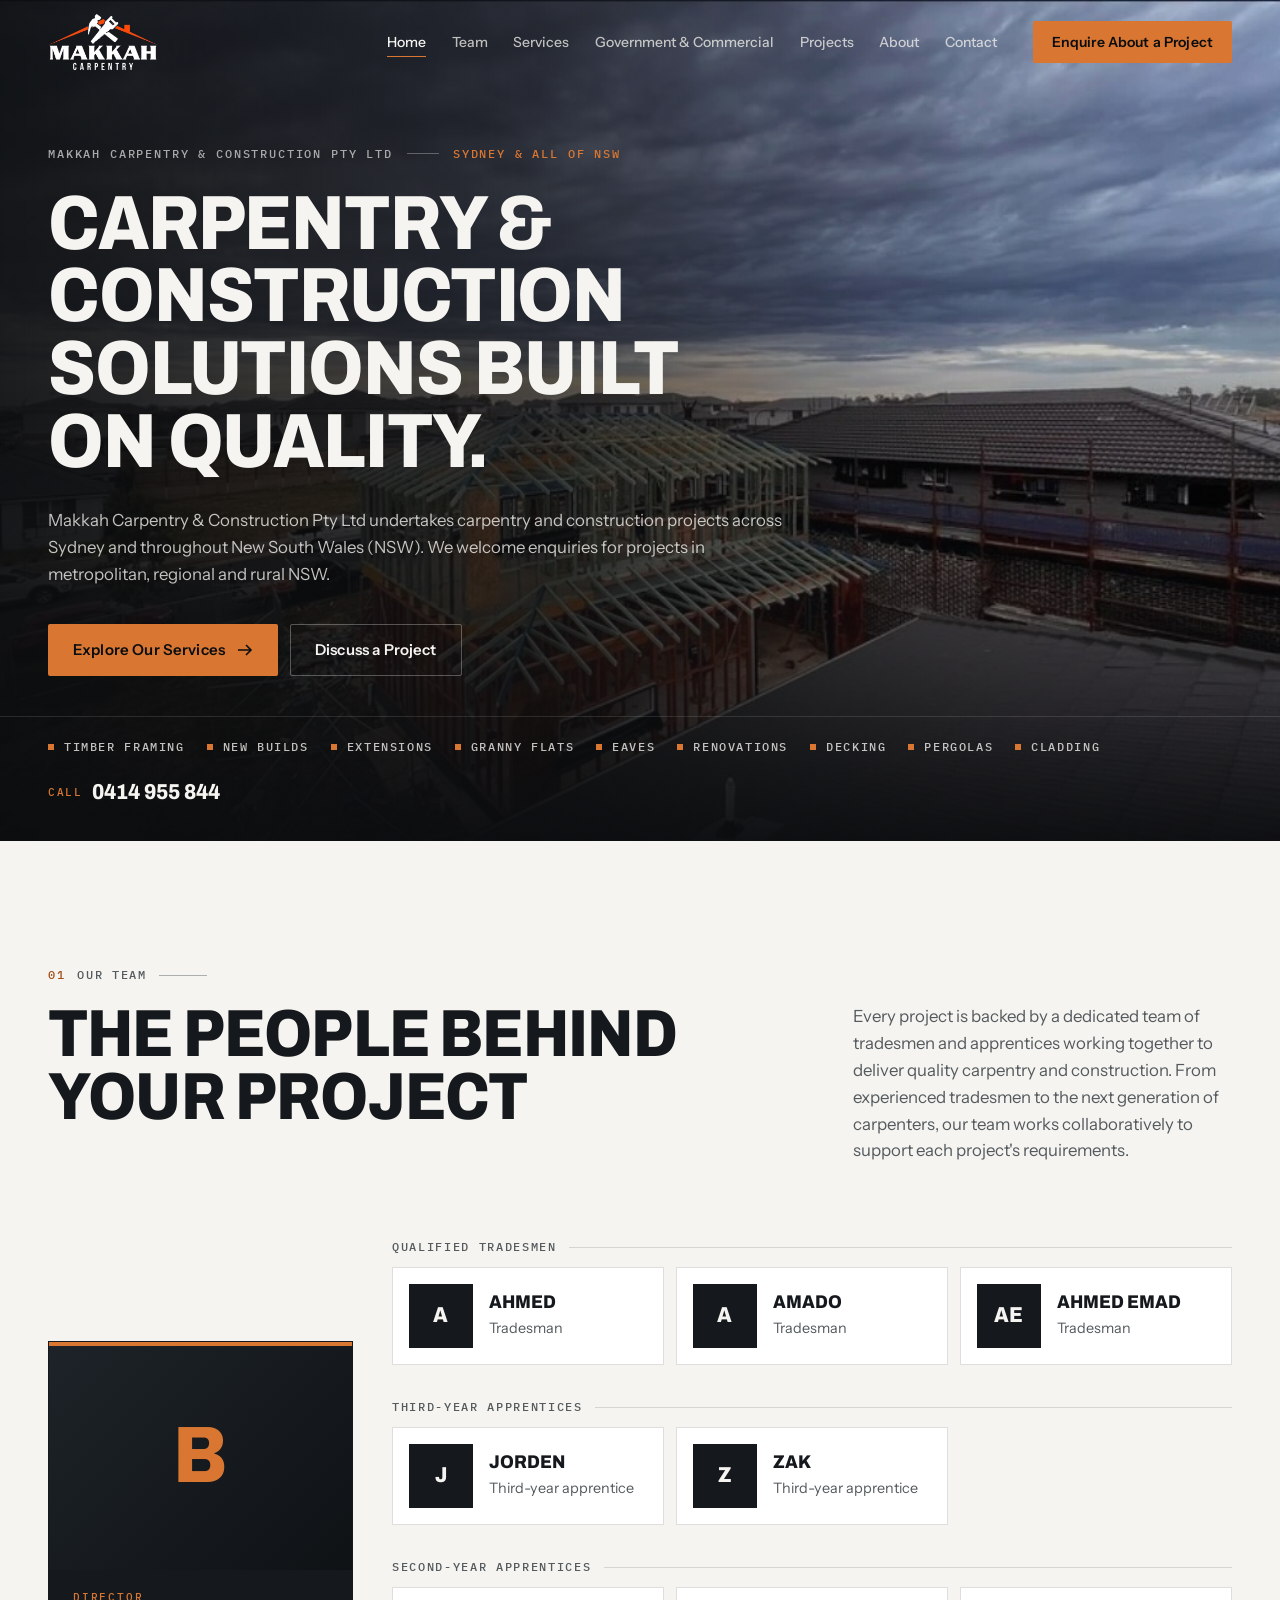
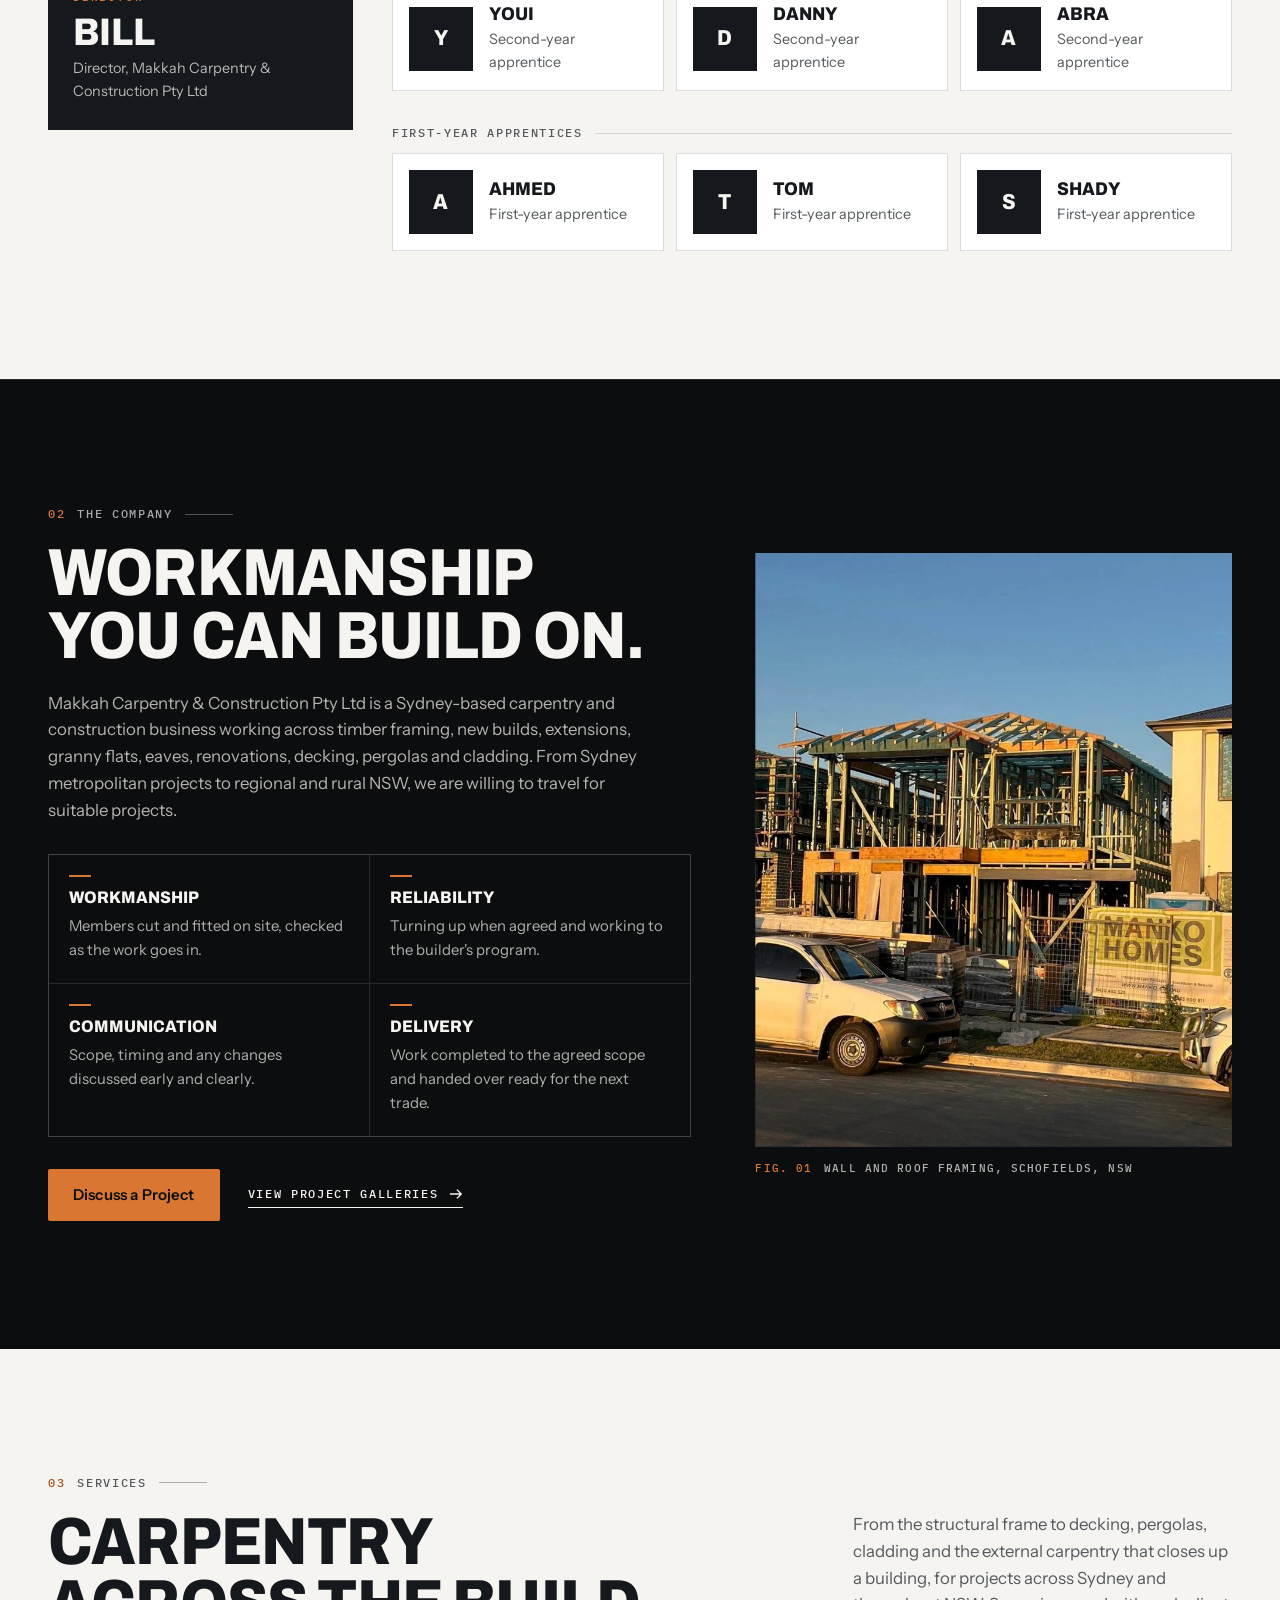
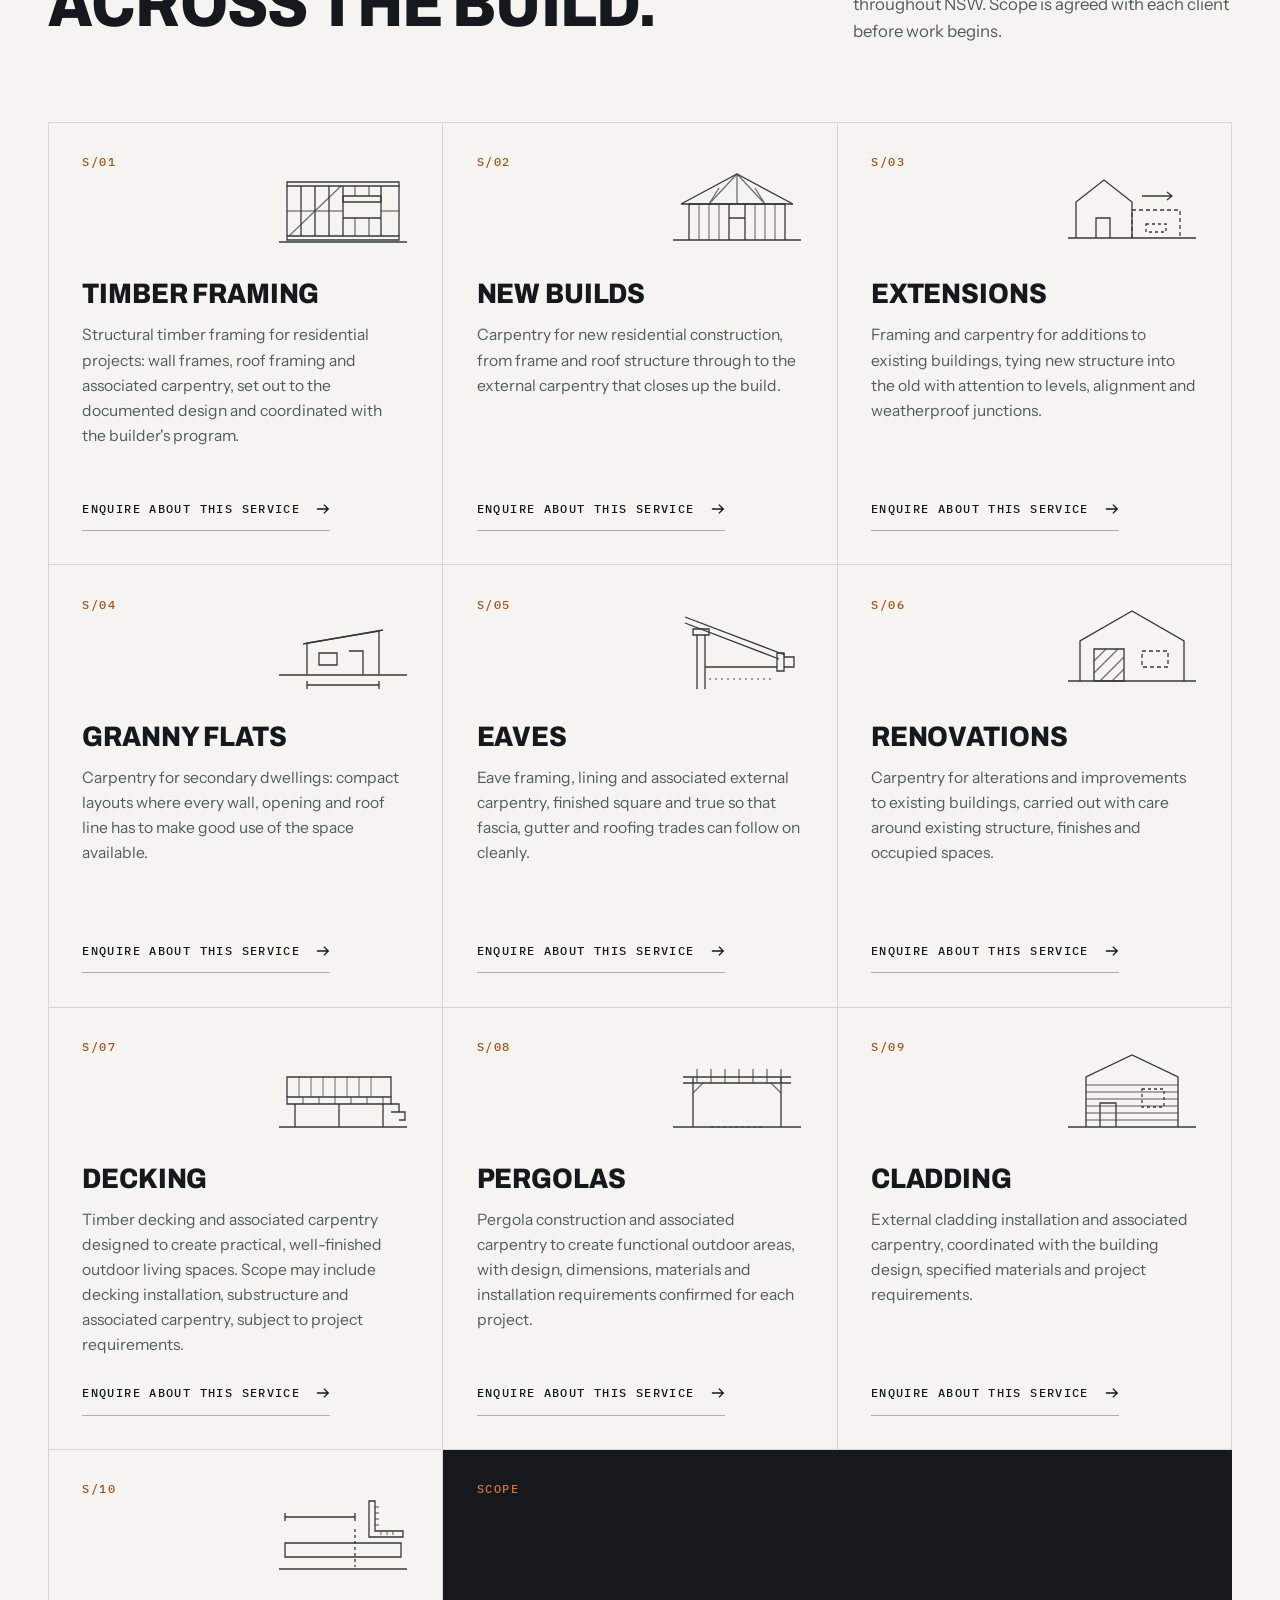
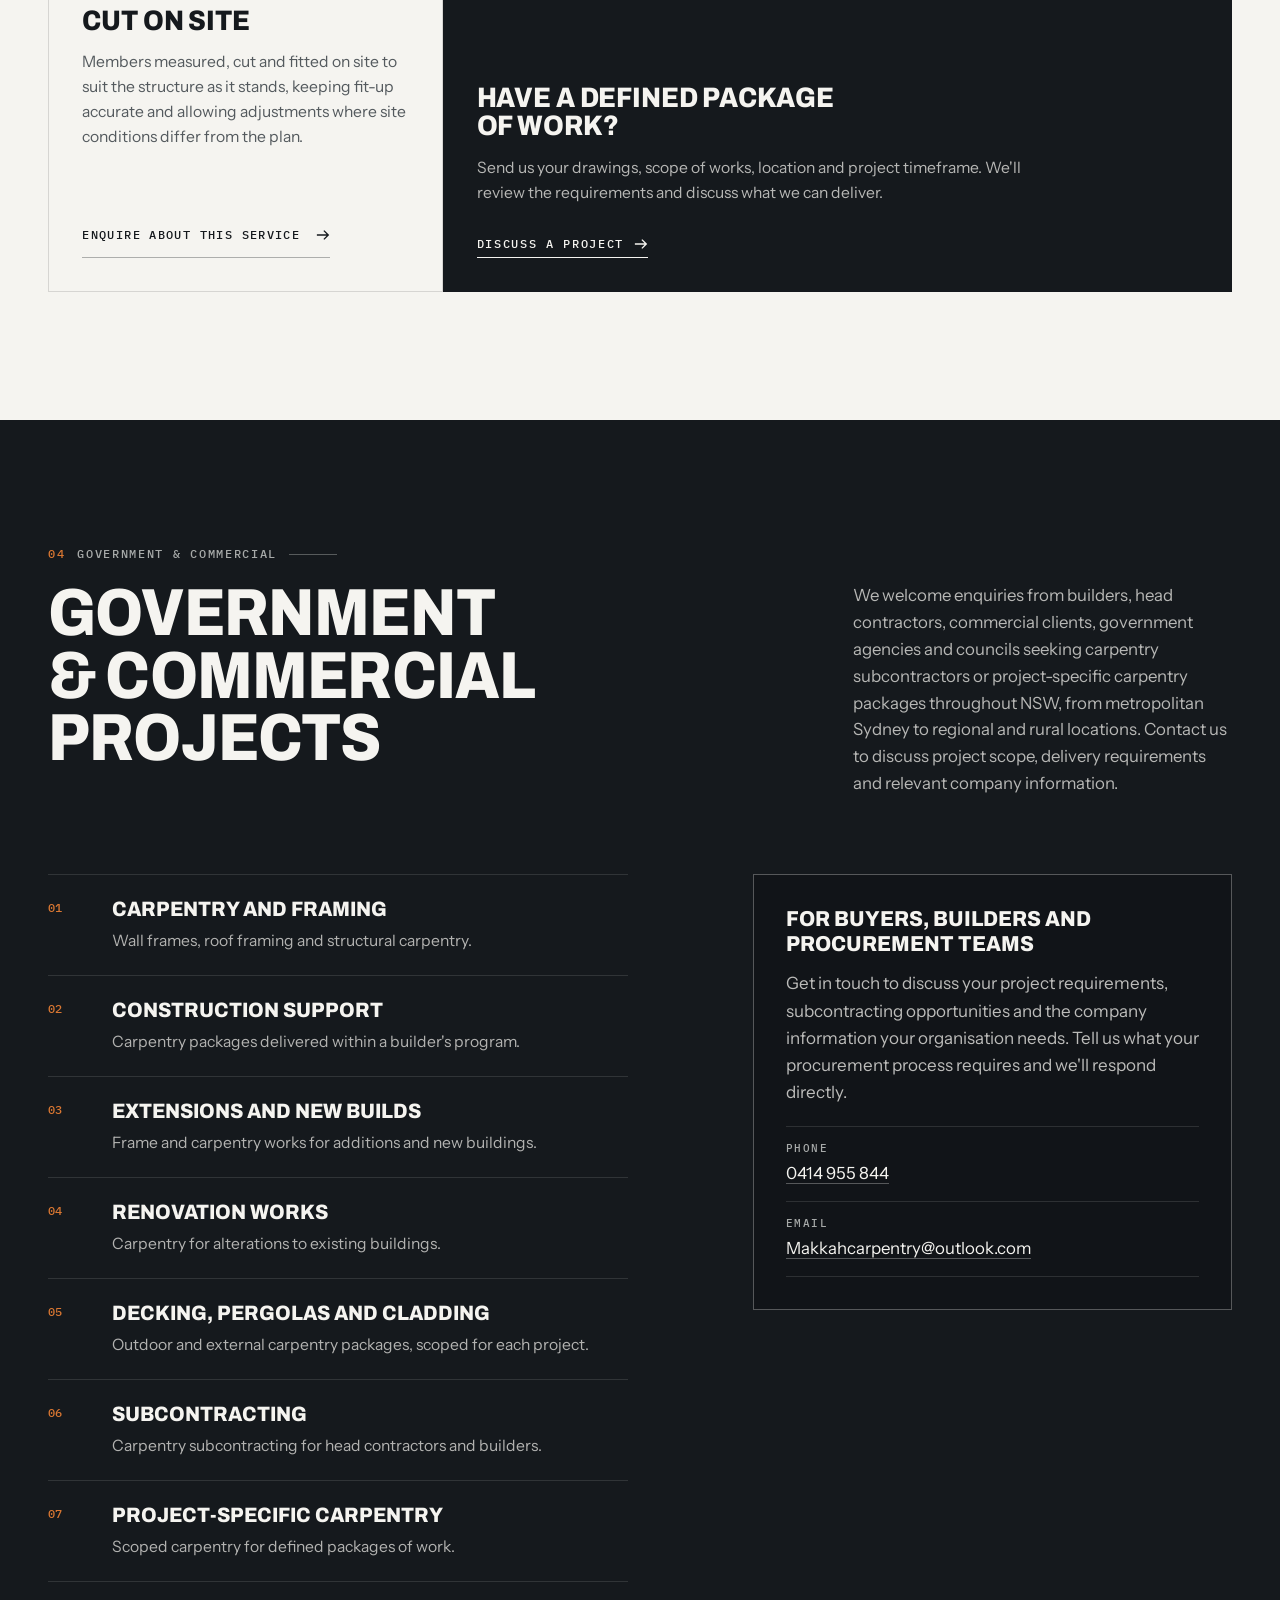
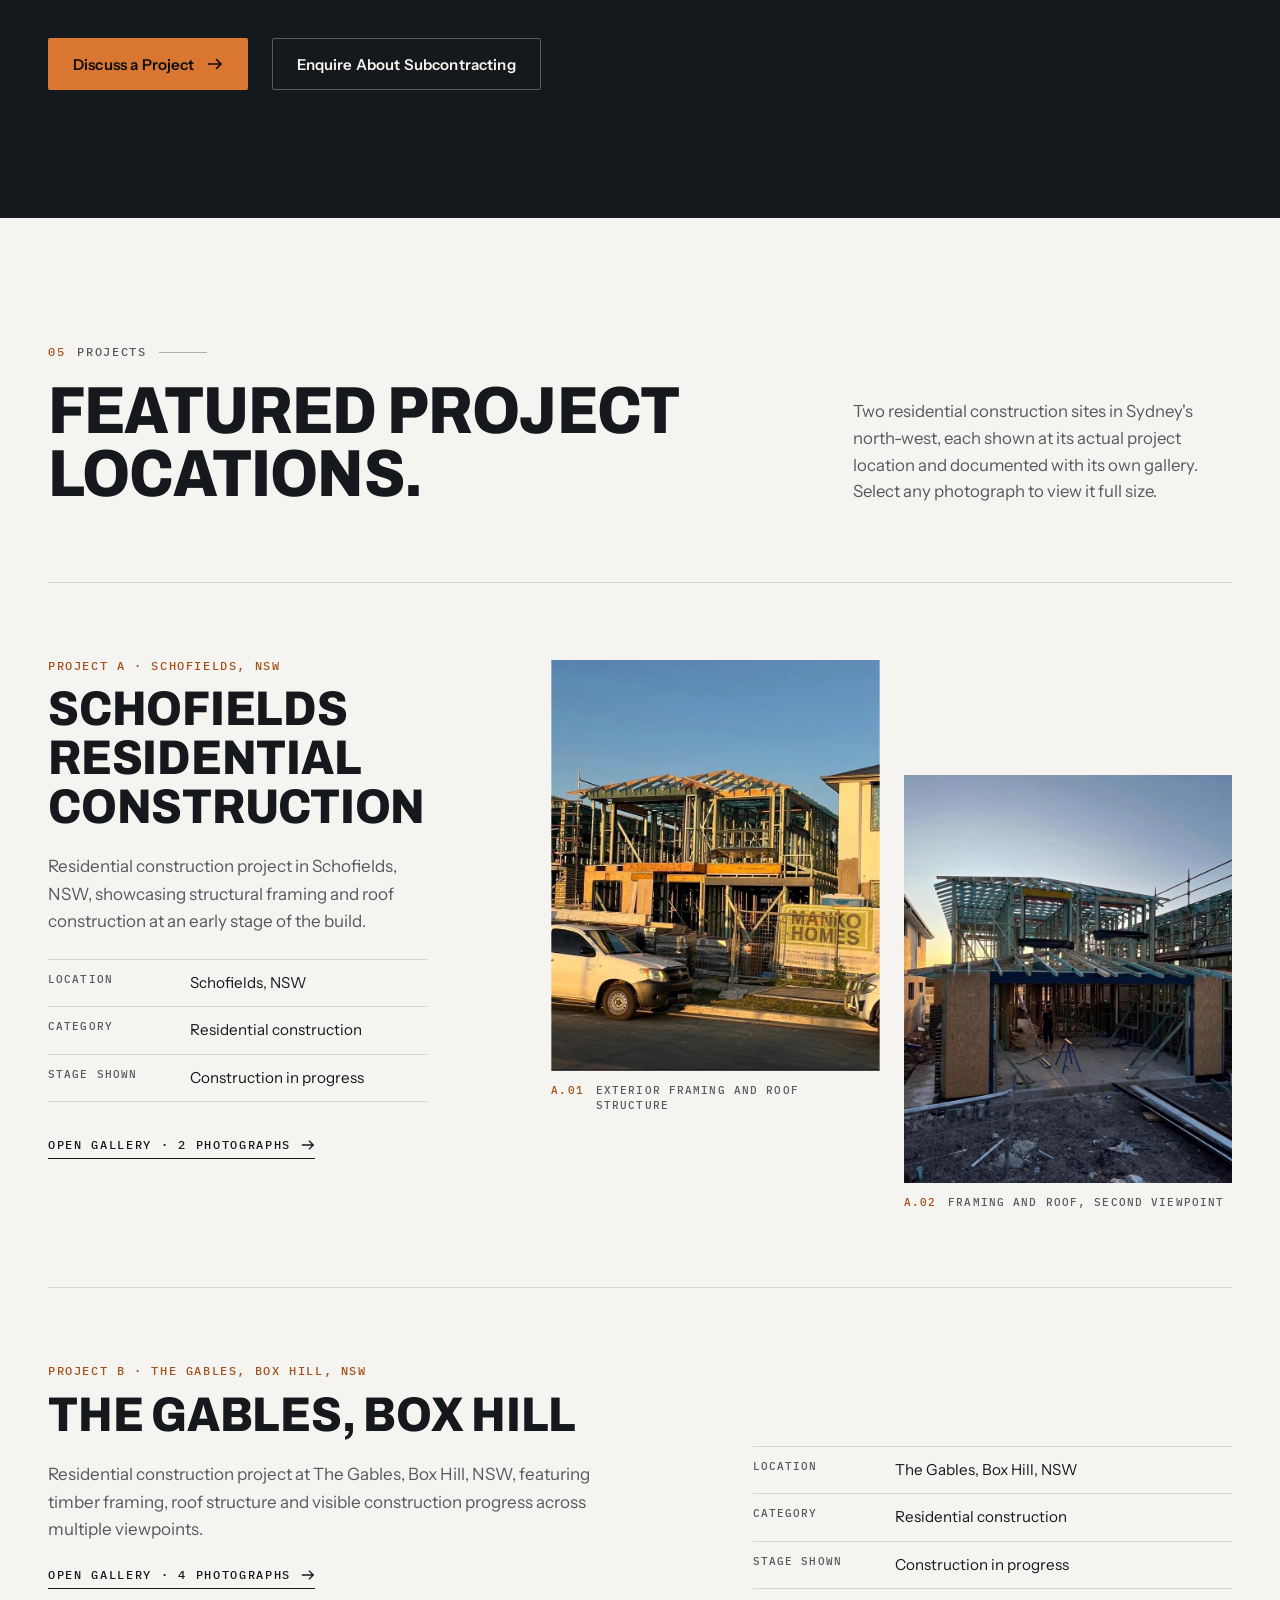
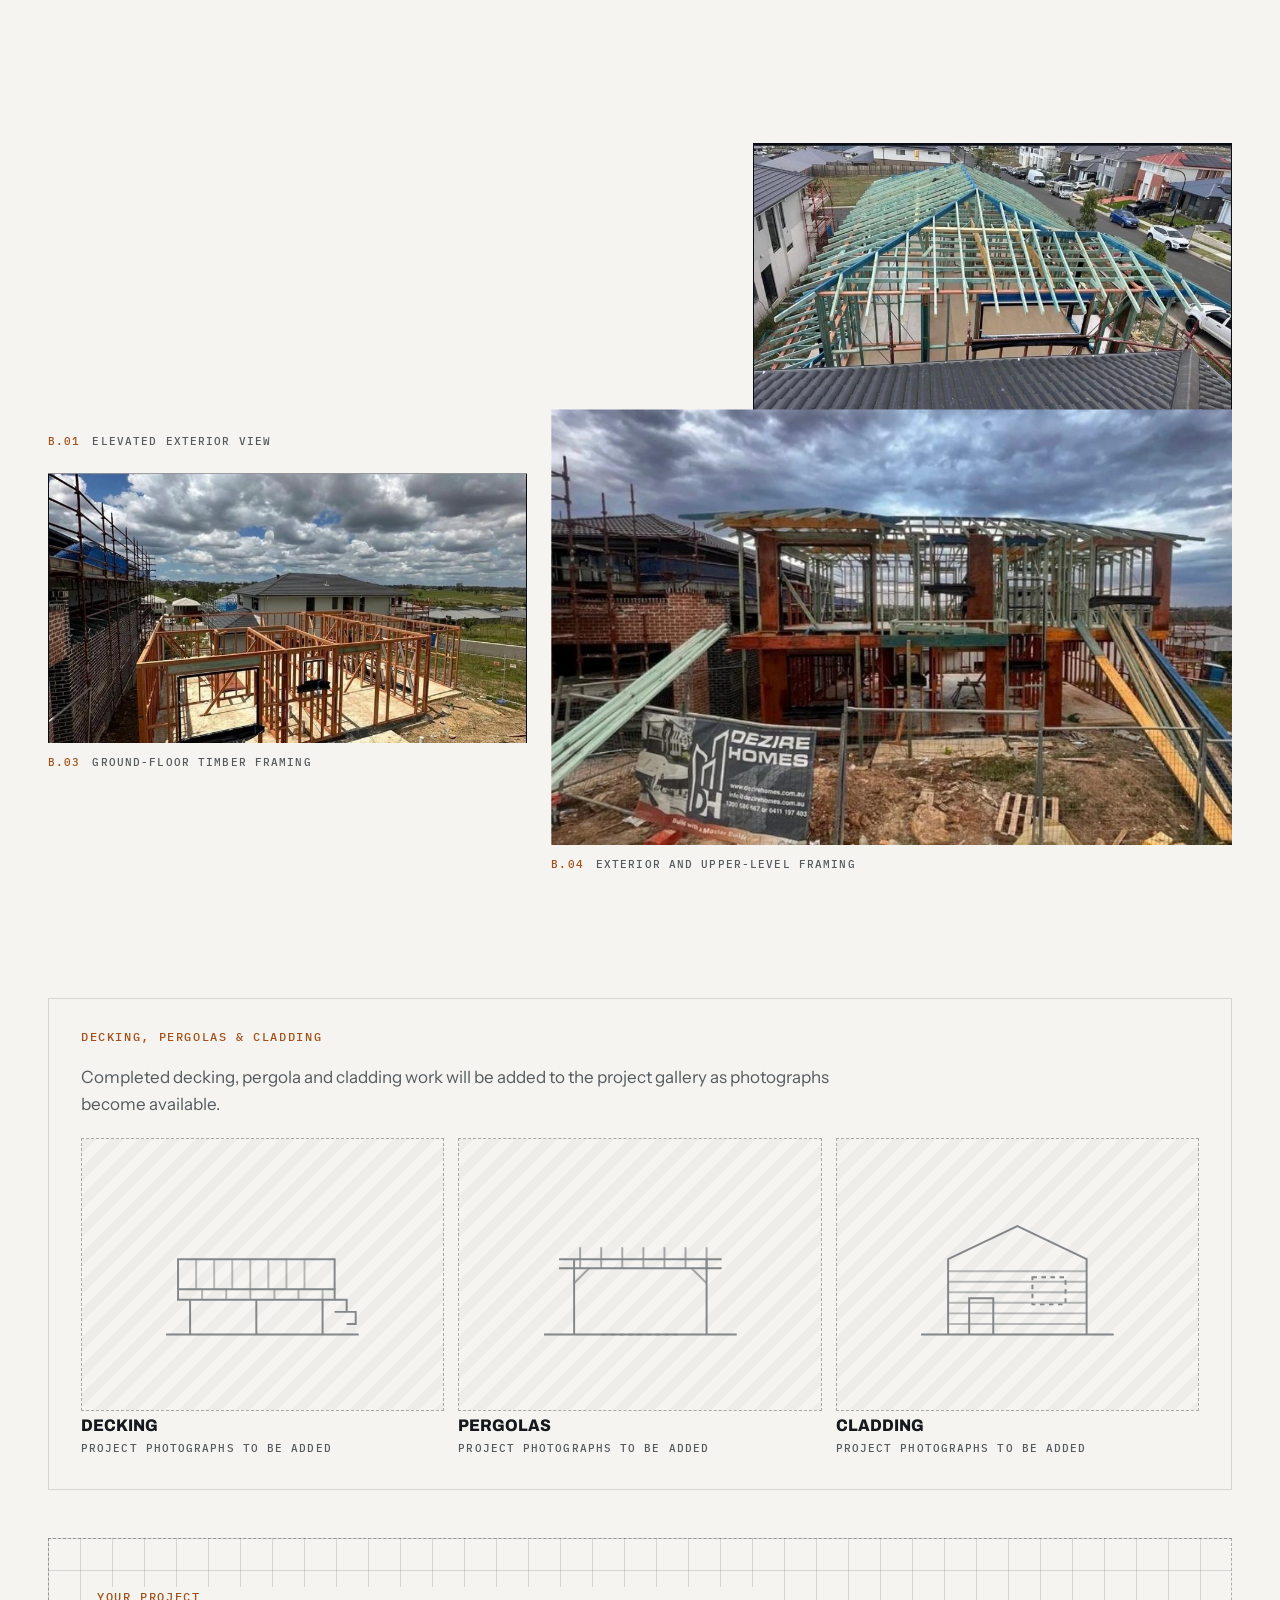
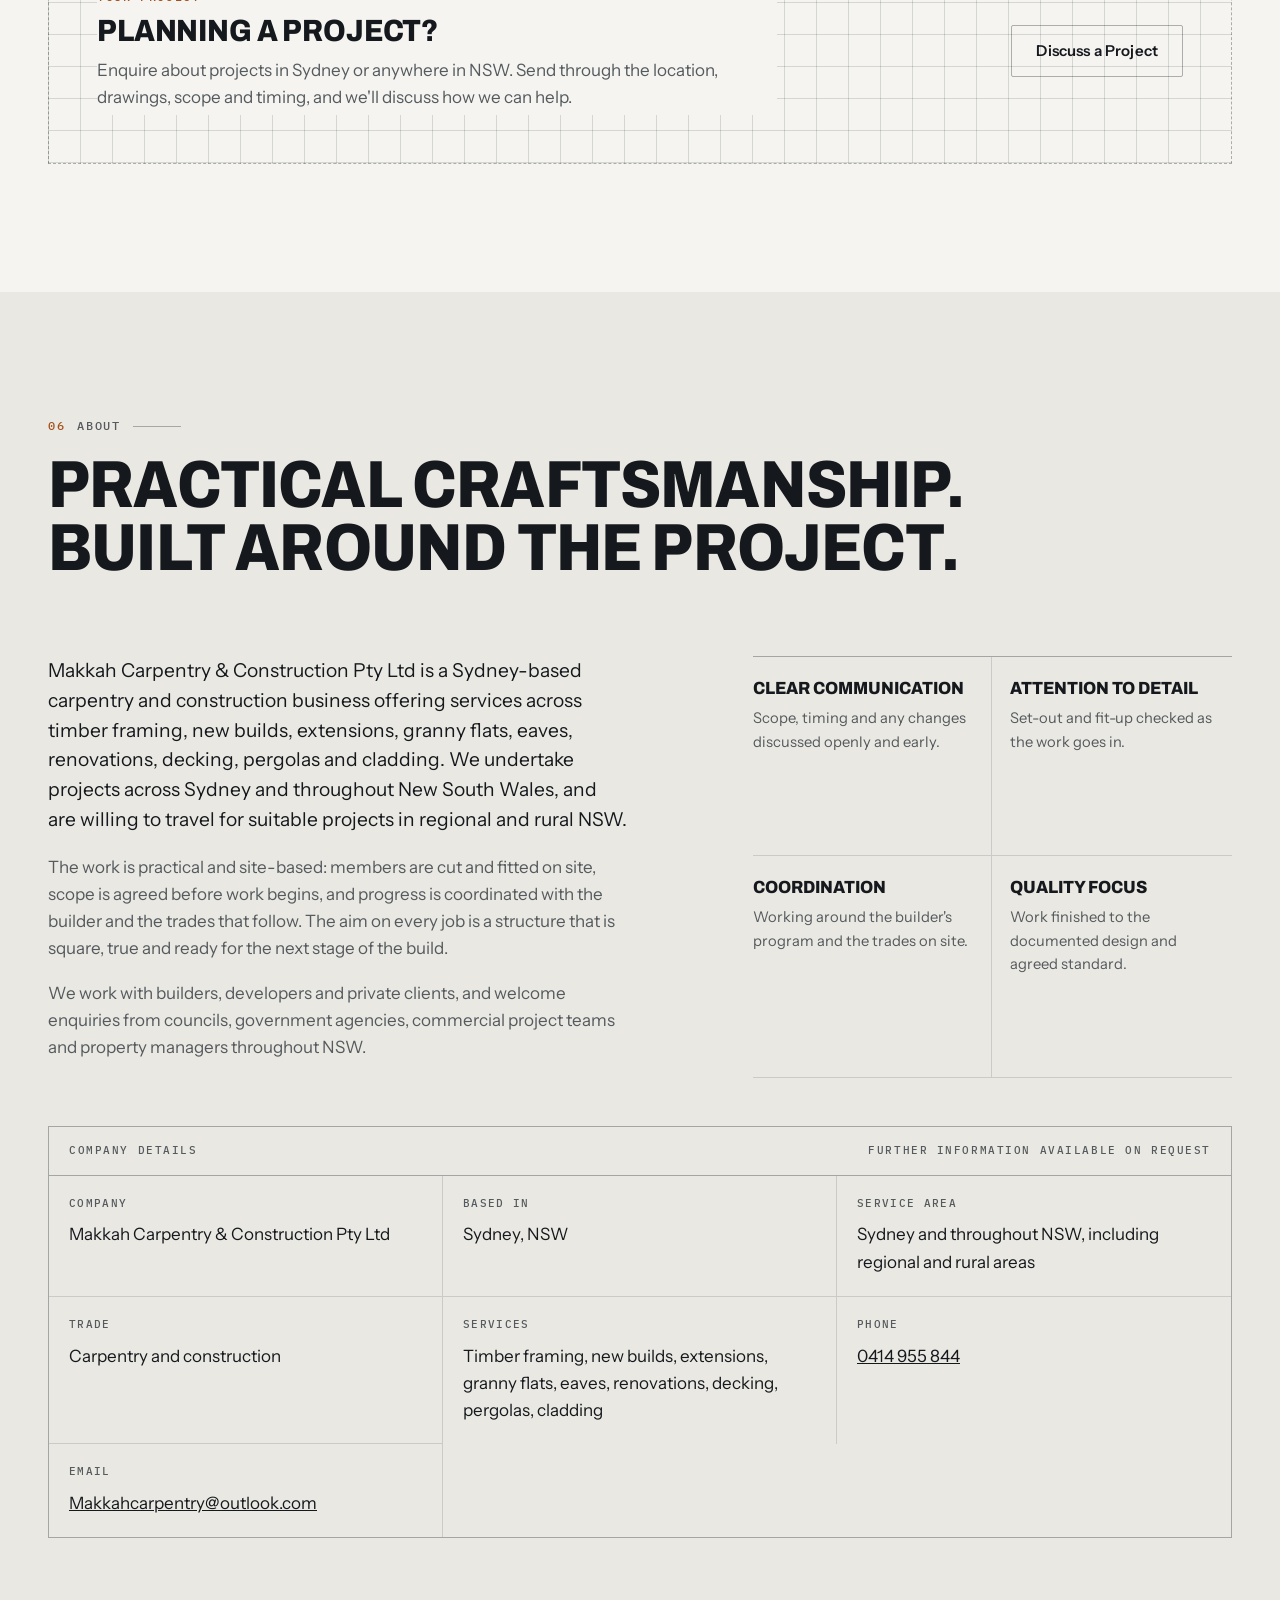
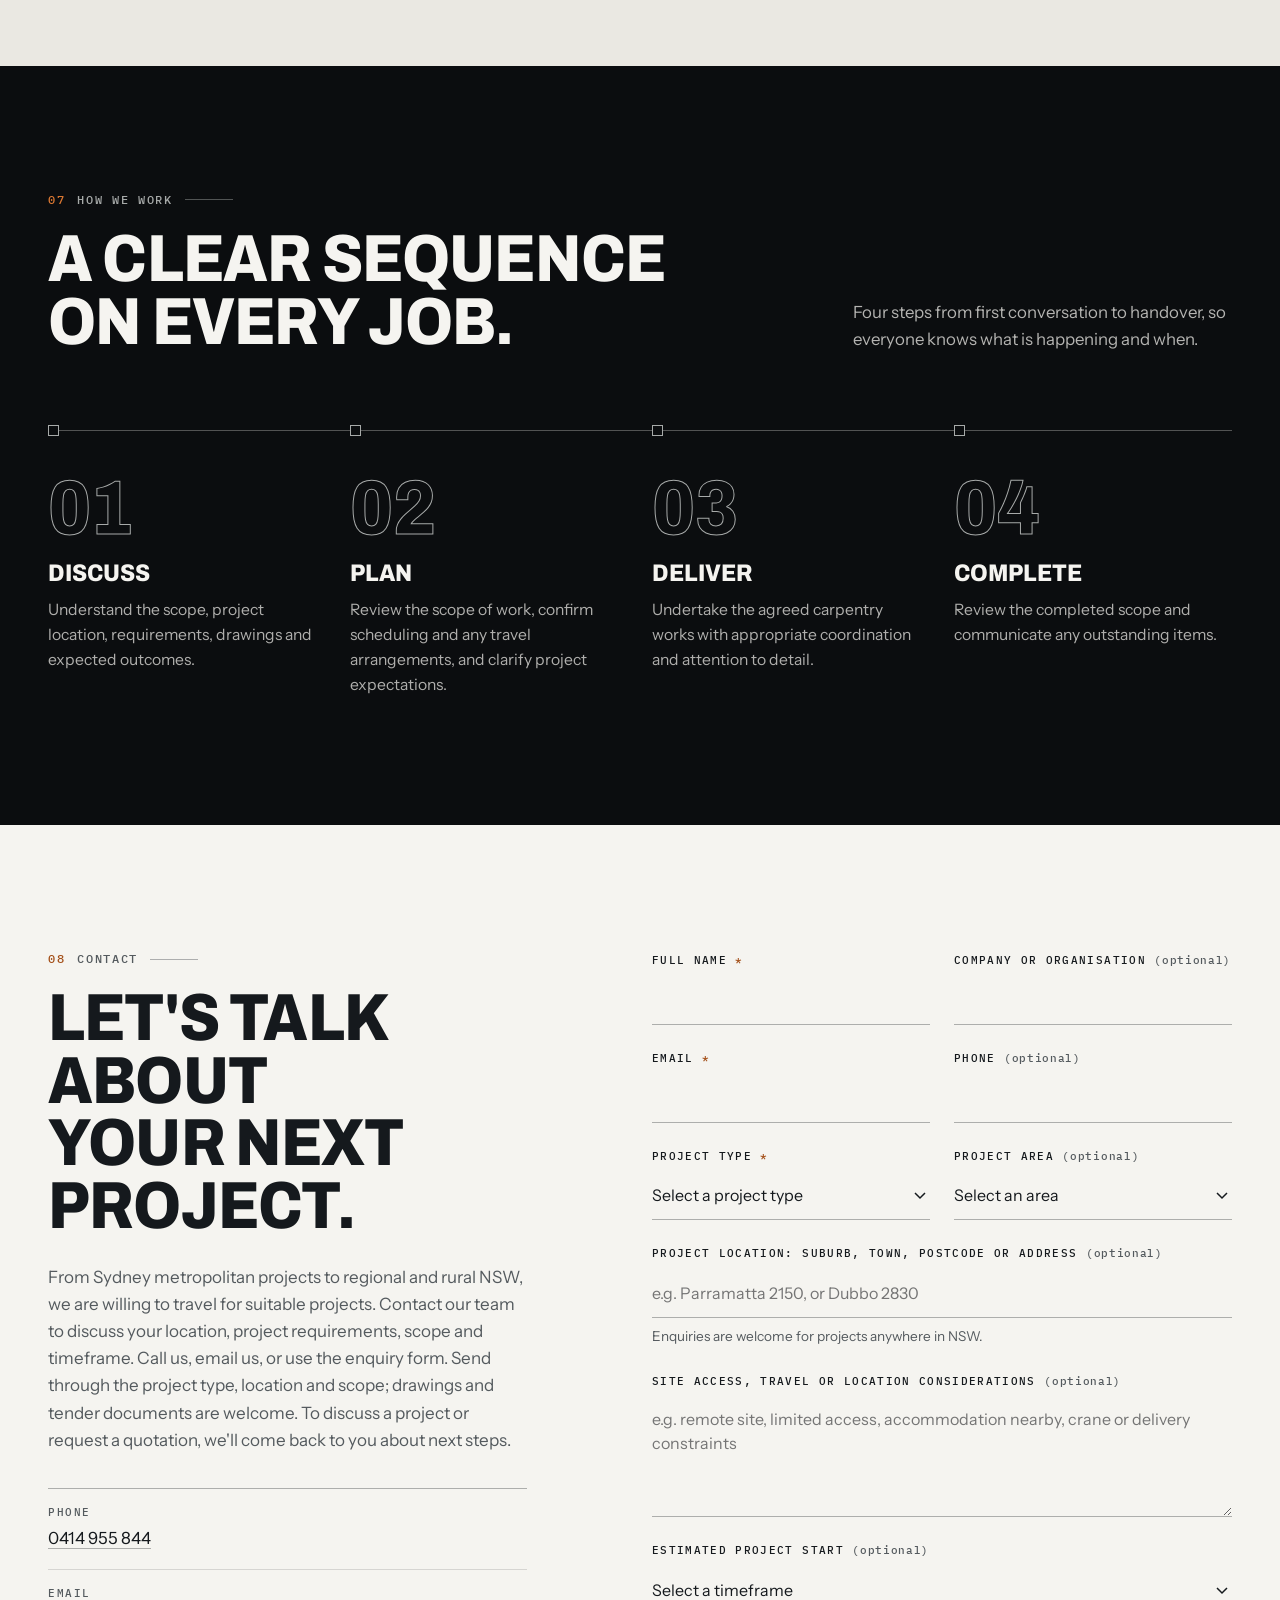
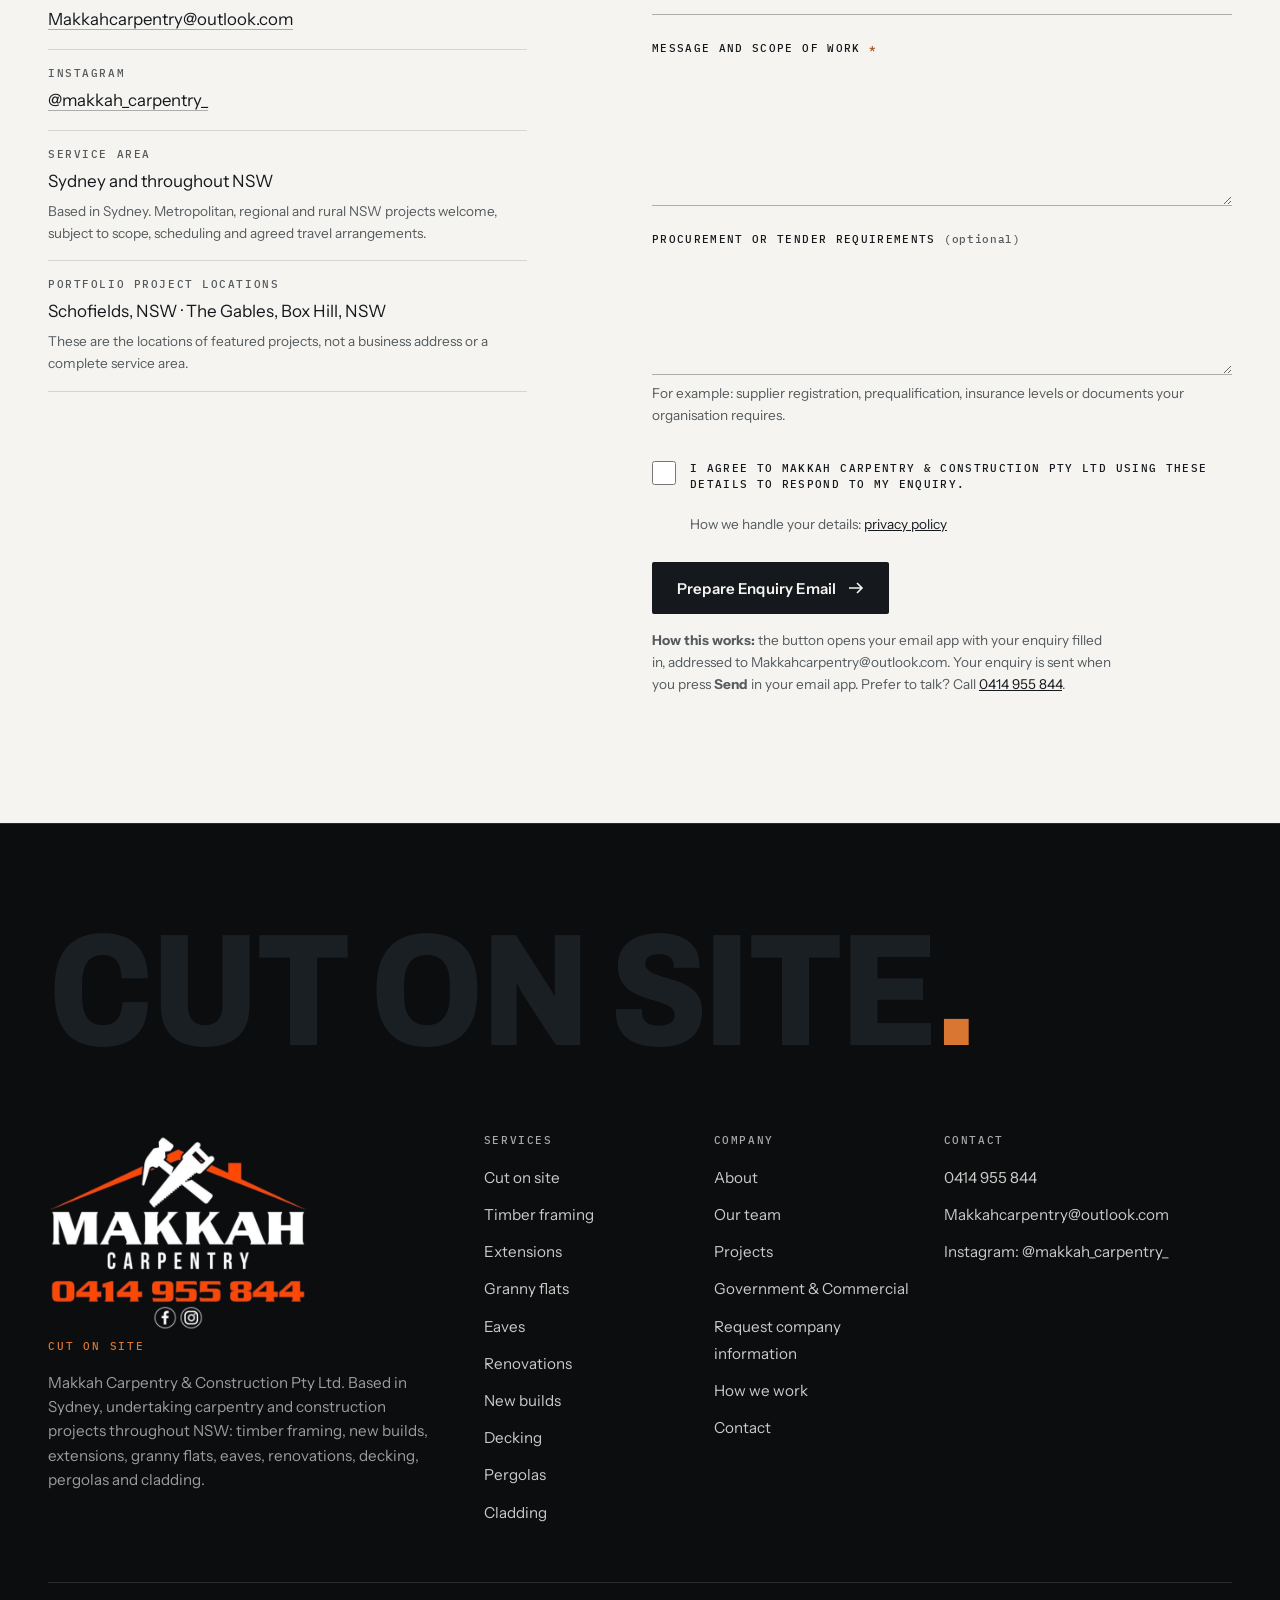
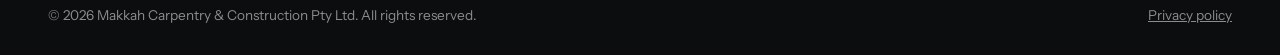
<file: index.html>
<!doctype html>
<html lang="en-AU" class="no-js">
<head>
  <meta charset="utf-8">
  <meta name="viewport" content="width=device-width, initial-scale=1">
  <title>Makkah Carpentry &amp; Construction Pty Ltd | Carpentry &amp; Construction, Sydney &amp; NSW</title>
  <meta name="description" content="Sydney-based carpentry and construction contractor undertaking projects across Sydney and throughout NSW, including regional and rural areas: timber framing, new builds, extensions, granny flats, eaves, renovations, decking, pergolas and cladding.">
  <meta name="theme-color" content="#0B0D0F">
  <link rel="icon" href="/images/brand/makkah-favicon-64.png" type="image/png">
  <link rel="apple-touch-icon" href="/images/brand/makkah-logo-icon-192.png">
  <!-- Replace YOUR-DOMAIN with the live domain once it is connected (see README). -->
  <link rel="canonical" href="https://YOUR-DOMAIN/">
  <meta property="og:type" content="website">
  <meta property="og:site_name" content="Makkah Carpentry &amp; Construction Pty Ltd">
  <meta property="og:title" content="Makkah Carpentry &amp; Construction Pty Ltd | Sydney &amp; NSW">
  <meta property="og:description" content="Carpentry and construction projects across Sydney and throughout New South Wales, for private clients, builders, commercial contractors, government agencies and councils.">
  <meta property="og:url" content="https://YOUR-DOMAIN/">
  <meta property="og:image" content="https://YOUR-DOMAIN/images/projects/box-hill-framing-aerial.jpg">
  <meta property="og:image:alt" content="Residential timber frame and roof trusses at The Gables, Box Hill, NSW">
  <meta property="og:locale" content="en_AU">
  <meta name="twitter:card" content="summary_large_image">
  <script>document.documentElement.className = document.documentElement.className.replace('no-js', 'js');</script>
  <link rel="preconnect" href="https://fonts.googleapis.com">
  <link rel="preconnect" href="https://fonts.gstatic.com" crossorigin>
  <link rel="stylesheet" href="https://fonts.googleapis.com/css2?family=Archivo:wdth,wght@62..125,500..900&family=IBM+Plex+Mono:wght@400;500&family=Instrument+Sans:wght@400;500;600&display=swap">
  <link rel="stylesheet" href="/css/styles.css">
  <link rel="preload" as="image" href="/images/projects/box-hill-framing-aerial.webp" type="image/webp">
  <script src="/js/main.js" defer></script>
  <script type="application/ld+json">
  {
    "@context": "https://schema.org",
    "@type": "Organization",
    "name": "Makkah Carpentry & Construction Pty Ltd",
    "logo": "https://YOUR-DOMAIN/images/brand/makkah-logo-icon-512.png",
    "email": "mailto:Makkahcarpentry@outlook.com",
    "telephone": "+61 414 955 844",
    "description": "Sydney-based carpentry and construction business undertaking projects across Sydney and throughout New South Wales, including metropolitan, regional and rural NSW.",
    "areaServed": [
      { "@type": "State", "name": "New South Wales", "containedInPlace": { "@type": "Country", "name": "Australia" } },
      { "@type": "City", "name": "Sydney" }
    ],
    "sameAs": ["https://www.instagram.com/makkah_carpentry_/"],
    "knowsAbout": ["Carpentry", "Timber framing", "New builds", "Extensions", "Granny flats", "Eaves", "Renovations", "Decking", "Pergolas", "Cladding"]
  }
  </script>
</head>
<body>
  <a class="skip-link" href="#main">Skip to content</a>

  <header class="site-header" data-header>
    <div class="container site-header__inner">
      <a class="brand" href="/" aria-label="Makkah Carpentry &amp; Construction Pty Ltd, home">
        <img class="brand__logo" src="/images/brand/makkah-logo-header.png" width="420" height="221" alt="Makkah Carpentry logo">
      </a>
      <nav class="site-nav" aria-label="Primary">
        <ul>
          <li><a href="/#home">Home</a></li>
          <li><a href="/#team">Team</a></li>
          <li><a href="/#services">Services</a></li>
          <li><a href="/#capabilities">Government &amp; Commercial</a></li>
          <li><a href="/#projects">Projects</a></li>
          <li><a href="/#about">About</a></li>
          <li><a href="/#contact">Contact</a></li>
        </ul>
      </nav>
      <a class="btn btn--primary btn--sm site-header__cta" href="/#contact">Enquire About a Project</a>
      <button class="menu-toggle" type="button" aria-expanded="false" aria-controls="mobile-menu" data-menu-toggle>
        <span class="sr-only">Open menu</span><span class="menu-toggle__bars" aria-hidden="true"></span>
      </button>
    </div>
  </header>

  <div class="mobile-menu" id="mobile-menu" data-menu hidden>
    <nav aria-label="Mobile">
      <ul>
        <li><a href="/#home">Home <span>01</span></a></li>
        <li><a href="/#team">Team <span>02</span></a></li>
        <li><a href="/#services">Services <span>03</span></a></li>
        <li><a href="/#capabilities">Commercial <span>04</span></a></li>
        <li><a href="/#projects">Projects <span>05</span></a></li>
        <li><a href="/#about">About <span>06</span></a></li>
        <li><a href="/#contact">Contact <span>07</span></a></li>
      </ul>
    </nav>
    <div class="mobile-menu__foot">
      <a class="btn btn--primary" href="/#contact">Enquire About a Project</a>
      <a href="tel:+61414955844">Call 0414 955 844</a>
      <a href="mailto:Makkahcarpentry@outlook.com">Makkahcarpentry@outlook.com</a>
    </div>
  </div>

  <main id="main">
    <!-- ================= HERO (real project photograph) ================= -->
    <section class="hero hero--photo" id="home" aria-labelledby="hero-title">
      <div class="hero__photo">
        <img src="/images/projects/box-hill-framing-aerial.webp" srcset="/images/projects/box-hill-framing-aerial-800.jpg 800w, /images/projects/box-hill-framing-aerial.webp 1179w" sizes="100vw"
             width="1179" height="661" fetchpriority="high" decoding="async"
             alt="Timber wall and roof framing on a residential project at The Gables, Box Hill, NSW">
      </div>
      <div class="container hero__content">
        <p class="hero__id"><span>Makkah Carpentry &amp; Construction Pty Ltd</span><span class="hero__id-rule" aria-hidden="true"></span><span class="accent">Sydney &amp; all of NSW</span></p>
        <h1 id="hero-title" class="display">Carpentry &amp; Construction Solutions Built on Quality.</h1>
        <p class="hero__lead lead">Makkah Carpentry &amp; Construction Pty Ltd undertakes carpentry and construction projects across Sydney and throughout New South Wales (NSW). We welcome enquiries for projects in metropolitan, regional and rural NSW.</p>
        <div class="hero__actions">
          <a class="btn btn--primary" href="#services">Explore Our Services <svg viewBox="0 0 16 16" aria-hidden="true"><path d="M1 8h13M9 3l5 5-5 5" fill="none" stroke="currentColor" stroke-width="1.6"/></svg></a>
          <a class="btn btn--line" href="#contact">Discuss a Project</a>
        </div>
      </div>
      <div class="container hero__strip">
        <ul aria-label="Services">
          <li>Timber framing</li><li>New builds</li><li>Extensions</li><li>Granny flats</li><li>Eaves</li><li>Renovations</li><li>Decking</li><li>Pergolas</li><li>Cladding</li>
        </ul>
        <a class="hero__call" href="tel:+61414955844"><span>Call</span> 0414 955 844</a>
      </div>
    </section>

    <!-- ================= TEAM ================= -->
    <!--
      Team list as supplied by the business (October 2026). Two separate people named Ahmed are listed
      (one tradesman, one first-year apprentice); keep them as separate cards until roles are confirmed.
      To add a real photo: put it in /images/team/ (e.g. bill.jpg, square, about 600x600) and replace the
      initials span inside .team-card__photo with:
        <img src="/images/team/bill.jpg" alt="Bill, Director" width="600" height="600" loading="lazy">
    -->
    <section class="section section--light team" id="team" aria-labelledby="team-title">
      <div class="container">
        <div class="section-head">
          <p class="kicker"><span class="kicker__num">01</span> Our team</p>
          <h2 id="team-title" class="h2" data-reveal>The People Behind Your Project</h2>
          <p class="lead muted-l" data-reveal>Every project is backed by a dedicated team of tradesmen and apprentices working together to deliver quality carpentry and construction. From experienced tradesmen to the next generation of carpenters, our team works collaboratively to support each project's requirements.</p>
        </div>
        <div class="team-layout">
          <article class="team-card team-card--director" data-reveal aria-labelledby="team-director-name">
            <div class="team-card__photo" aria-hidden="true"><span>B</span></div>
            <div class="team-card__body">
              <p class="team-card__group">Director</p>
              <h3 class="team-card__name" id="team-director-name">Bill</h3>
              <p class="team-card__role">Director, Makkah Carpentry &amp; Construction Pty Ltd</p>
            </div>
          </article>

          <div class="team-groups">
            <section class="team-group" aria-labelledby="team-g-trades">
              <h3 class="team-group__title" id="team-g-trades">Qualified tradesmen</h3>
              <ul class="team-grid">
                <li class="team-card" data-reveal><div class="team-card__photo" aria-hidden="true"><span>A</span></div><div class="team-card__body"><h4 class="team-card__name">Ahmed</h4><p class="team-card__role">Tradesman</p></div></li>
                <li class="team-card" data-reveal><div class="team-card__photo" aria-hidden="true"><span>A</span></div><div class="team-card__body"><h4 class="team-card__name">Amado</h4><p class="team-card__role">Tradesman</p></div></li>
                <li class="team-card" data-reveal><div class="team-card__photo" aria-hidden="true"><span>AE</span></div><div class="team-card__body"><h4 class="team-card__name">Ahmed Emad</h4><p class="team-card__role">Tradesman</p></div></li>
              </ul>
            </section>

            <section class="team-group" aria-labelledby="team-g-third">
              <h3 class="team-group__title" id="team-g-third">Third-year apprentices</h3>
              <ul class="team-grid">
                <li class="team-card" data-reveal><div class="team-card__photo" aria-hidden="true"><span>J</span></div><div class="team-card__body"><h4 class="team-card__name">Jorden</h4><p class="team-card__role">Third-year apprentice</p></div></li>
                <li class="team-card" data-reveal><div class="team-card__photo" aria-hidden="true"><span>Z</span></div><div class="team-card__body"><h4 class="team-card__name">Zak</h4><p class="team-card__role">Third-year apprentice</p></div></li>
              </ul>
            </section>

            <section class="team-group" aria-labelledby="team-g-second">
              <h3 class="team-group__title" id="team-g-second">Second-year apprentices</h3>
              <ul class="team-grid">
                <li class="team-card" data-reveal><div class="team-card__photo" aria-hidden="true"><span>Y</span></div><div class="team-card__body"><h4 class="team-card__name">Youi</h4><p class="team-card__role">Second-year apprentice</p></div></li>
                <li class="team-card" data-reveal><div class="team-card__photo" aria-hidden="true"><span>D</span></div><div class="team-card__body"><h4 class="team-card__name">Danny</h4><p class="team-card__role">Second-year apprentice</p></div></li>
                <li class="team-card" data-reveal><div class="team-card__photo" aria-hidden="true"><span>A</span></div><div class="team-card__body"><h4 class="team-card__name">Abra</h4><p class="team-card__role">Second-year apprentice</p></div></li>
              </ul>
            </section>

            <section class="team-group" aria-labelledby="team-g-first">
              <h3 class="team-group__title" id="team-g-first">First-year apprentices</h3>
              <ul class="team-grid">
                <li class="team-card" data-reveal><div class="team-card__photo" aria-hidden="true"><span>A</span></div><div class="team-card__body"><h4 class="team-card__name">Ahmed</h4><p class="team-card__role">First-year apprentice</p></div></li>
                <li class="team-card" data-reveal><div class="team-card__photo" aria-hidden="true"><span>T</span></div><div class="team-card__body"><h4 class="team-card__name">Tom</h4><p class="team-card__role">First-year apprentice</p></div></li>
                <li class="team-card" data-reveal><div class="team-card__photo" aria-hidden="true"><span>S</span></div><div class="team-card__body"><h4 class="team-card__name">Shady</h4><p class="team-card__role">First-year apprentice</p></div></li>
              </ul>
            </section>
          </div>
        </div>
      </div>
    </section>

    <!-- ================= COMPANY INTRODUCTION ================= -->
    <section class="section intro" aria-labelledby="intro-title">
      <div class="container intro__layout">
        <div class="intro__text">
          <p class="kicker"><span class="kicker__num">02</span> The company</p>
          <h2 id="intro-title" class="h2" data-reveal>Workmanship you can build on.</h2>
          <p class="lead muted-d" data-reveal>Makkah Carpentry &amp; Construction Pty Ltd is a Sydney-based carpentry and construction business working across timber framing, new builds, extensions, granny flats, eaves, renovations, decking, pergolas and cladding. From Sydney metropolitan projects to regional and rural NSW, we are willing to travel for suitable projects.</p>
          <ul class="pillars" data-reveal>
            <li><h3>Workmanship</h3><p>Members cut and fitted on site, checked as the work goes in.</p></li>
            <li><h3>Reliability</h3><p>Turning up when agreed and working to the builder's program.</p></li>
            <li><h3>Communication</h3><p>Scope, timing and any changes discussed early and clearly.</p></li>
            <li><h3>Delivery</h3><p>Work completed to the agreed scope and handed over ready for the next trade.</p></li>
          </ul>
          <div class="intro__actions">
            <a class="btn btn--primary" href="#contact">Discuss a Project</a>
            <a class="link-arrow" href="#projects">View project galleries <svg viewBox="0 0 16 16" aria-hidden="true"><path d="M1 8h13M9 3l5 5-5 5" fill="none" stroke="currentColor" stroke-width="1.6"/></svg></a>
          </div>
        </div>
        <figure class="intro__side reveal-img">
          <div class="frame">
            <img src="/images/projects/schofields-framing-exterior-800.jpg" srcset="/images/projects/schofields-framing-exterior-800.jpg 800w, /images/projects/schofields-framing-exterior.webp 1179w" sizes="(max-width: 900px) 92vw, 40vw" width="1179" height="1475" loading="lazy" decoding="async" alt="Two-storey residential timber frame with roof trusses in place, viewed from the street at Schofields, NSW">
          </div>
          <figcaption class="fig-cap muted-d"><b>Fig. 01</b> Wall and roof framing, Schofields, NSW</figcaption>
        </figure>
      </div>
    </section>

    <!-- ================= SERVICES ================= -->
    <section class="section section--light" id="services" aria-labelledby="services-title">
      <div class="container">
        <div class="section-head">
          <p class="kicker"><span class="kicker__num">03</span> Services</p>
          <h2 id="services-title" class="h2" data-reveal>Carpentry across the build.</h2>
          <p class="lead muted-l" data-reveal>From the structural frame to decking, pergolas, cladding and the external carpentry that closes up a building, for projects across Sydney and throughout NSW. Scope is agreed with each client before work begins.</p>
        </div>

        <!-- Service grid: line drawings only, no photographs (project photos live in the Projects section). -->
        <div class="service-grid">
          <article class="service-card" id="service-timber-framing" data-reveal>
            <div class="service-card__top">
              <span class="service-card__num">S/01</span>
              <svg class="service-card__art" viewBox="0 0 132 92" fill="none" stroke="currentColor" stroke-width="1.3" aria-hidden="true"><path d="M2 86h128"/><path d="M10 26h112v4H10zM10 80h112v4H10z"/><path d="M10 30v50M122 30v50M24 30v50M38 30v50M52 30v50M66 30v50M104 30v50"/><path d="M66 40h38v6H66zM66 62h38"/><path d="M78 30v10M92 30v10M78 62v18M92 62v18" opacity=".7"/><path d="M10 55h56M104 55h18" opacity=".6"/><path d="M12 80 64 30" opacity=".7"/></svg>
            </div>
            <h3 class="h3">Timber framing</h3>
            <p>Structural timber framing for residential projects: wall frames, roof framing and associated carpentry, set out to the documented design and coordinated with the builder's program.</p>
            <a class="service-card__link" href="/?enquiry=framing#contact" data-enquiry="framing">Enquire about this service<span class="sr-only">: Timber framing</span> <svg viewBox="0 0 16 16" aria-hidden="true"><path d="M1 8h13M9 3l5 5-5 5" fill="none" stroke="currentColor" stroke-width="1.6"/></svg></a>
          </article>
          <article class="service-card" id="service-new-builds" data-reveal>
            <div class="service-card__top">
              <span class="service-card__num">S/02</span>
              <svg class="service-card__art" viewBox="0 0 132 92" fill="none" stroke="currentColor" stroke-width="1.3" aria-hidden="true"><path d="M2 84h128"/><path d="M18 84V48h96v36"/><path d="M28 48v36M38 48v36M48 48v36M84 48v36M94 48v36M104 48v36" opacity=".6"/><path d="M58 48v36M74 48v36M58 62h16"/><path d="M10 48l56-30 56 30z"/><path d="M38 48l10-16M38 48l28-30M94 48 66 18M94 48 84 32M66 18v30" opacity=".7"/></svg>
            </div>
            <h3 class="h3">New builds</h3>
            <p>Carpentry for new residential construction, from frame and roof structure through to the external carpentry that closes up the build.</p>
            <a class="service-card__link" href="/?enquiry=new-builds#contact" data-enquiry="new-builds">Enquire about this service<span class="sr-only">: New builds</span> <svg viewBox="0 0 16 16" aria-hidden="true"><path d="M1 8h13M9 3l5 5-5 5" fill="none" stroke="currentColor" stroke-width="1.6"/></svg></a>
          </article>
          <article class="service-card" id="service-extensions" data-reveal>
            <div class="service-card__top">
              <span class="service-card__num">S/03</span>
              <svg class="service-card__art" viewBox="0 0 132 92" fill="none" stroke="currentColor" stroke-width="1.3" aria-hidden="true"><path d="M2 82h128"/><path d="M10 82V46l28-22 28 22v36"/><path d="M30 82V62h14v20"/><path d="M66 82V54h48v28M66 54h48" stroke-dasharray="4 3"/><path d="M80 68h20v8H80z" stroke-dasharray="3 3"/><path d="M76 40h30m-5-4 5 4-5 4"/></svg>
            </div>
            <h3 class="h3">Extensions</h3>
            <p>Framing and carpentry for additions to existing buildings, tying new structure into the old with attention to levels, alignment and weatherproof junctions.</p>
            <a class="service-card__link" href="/?enquiry=extensions#contact" data-enquiry="extensions">Enquire about this service<span class="sr-only">: Extensions</span> <svg viewBox="0 0 16 16" aria-hidden="true"><path d="M1 8h13M9 3l5 5-5 5" fill="none" stroke="currentColor" stroke-width="1.6"/></svg></a>
          </article>
          <article class="service-card" id="service-granny-flats" data-reveal>
            <div class="service-card__top">
              <span class="service-card__num">S/04</span>
              <svg class="service-card__art" viewBox="0 0 132 92" fill="none" stroke="currentColor" stroke-width="1.3" aria-hidden="true"><path d="M2 76h128"/><path d="M30 76V44l72-12v44"/><path d="M26 45l80-14"/><path d="M42 54h18v12H42zM72 52h14v24"/><path d="M30 86h72M30 82v8M102 82v8"/></svg>
            </div>
            <h3 class="h3">Granny flats</h3>
            <p>Carpentry for secondary dwellings: compact layouts where every wall, opening and roof line has to make good use of the space available.</p>
            <a class="service-card__link" href="/?enquiry=granny-flats#contact" data-enquiry="granny-flats">Enquire about this service<span class="sr-only">: Granny flats</span> <svg viewBox="0 0 16 16" aria-hidden="true"><path d="M1 8h13M9 3l5 5-5 5" fill="none" stroke="currentColor" stroke-width="1.6"/></svg></a>
          </article>
          <article class="service-card" id="service-eaves" data-reveal>
            <div class="service-card__top">
              <span class="service-card__num">S/05</span>
              <svg class="service-card__art" viewBox="0 0 132 92" fill="none" stroke="currentColor" stroke-width="1.3" aria-hidden="true"><path d="M26 90V36M34 90V36"/><path d="M22 36h16v-6H22z"/><path d="M14 18l100 38"/><path d="M14 24l94 36"/><path d="M106 54h7v18h-7z"/><path d="M34 68h72"/><path d="M113 58h10v10h-10" /><path d="M38 80h64" stroke-dasharray="2 4" opacity=".6"/></svg>
            </div>
            <h3 class="h3">Eaves</h3>
            <p>Eave framing, lining and associated external carpentry, finished square and true so that fascia, gutter and roofing trades can follow on cleanly.</p>
            <a class="service-card__link" href="/?enquiry=eaves#contact" data-enquiry="eaves">Enquire about this service<span class="sr-only">: Eaves</span> <svg viewBox="0 0 16 16" aria-hidden="true"><path d="M1 8h13M9 3l5 5-5 5" fill="none" stroke="currentColor" stroke-width="1.6"/></svg></a>
          </article>
          <article class="service-card" id="service-renovations" data-reveal>
            <div class="service-card__top">
              <span class="service-card__num">S/06</span>
              <svg class="service-card__art" viewBox="0 0 132 92" fill="none" stroke="currentColor" stroke-width="1.3" aria-hidden="true"><path d="M2 82h128"/><path d="M14 82V42l52-30 52 30v40"/><path d="M28 50h30v32H28z"/><path d="M28 62l12-12M28 74l24-24M34 82l24-24M46 82l12-12" opacity=".7"/><path d="M76 52h26v16H76z" stroke-dasharray="4 3"/></svg>
            </div>
            <h3 class="h3">Renovations</h3>
            <p>Carpentry for alterations and improvements to existing buildings, carried out with care around existing structure, finishes and occupied spaces.</p>
            <a class="service-card__link" href="/?enquiry=renovations#contact" data-enquiry="renovations">Enquire about this service<span class="sr-only">: Renovations</span> <svg viewBox="0 0 16 16" aria-hidden="true"><path d="M1 8h13M9 3l5 5-5 5" fill="none" stroke="currentColor" stroke-width="1.6"/></svg></a>
          </article>
          <article class="service-card" id="service-decking" data-reveal>
            <div class="service-card__top">
              <span class="service-card__num">S/07</span>
              <svg class="service-card__art" viewBox="0 0 132 92" fill="none" stroke="currentColor" stroke-width="1.3" aria-hidden="true"><path d="M2 86h128"/><path d="M10 56h104v7H10z"/><path d="M26 56v7M42 56v7M58 56v7M74 56v7M90 56v7M106 56v7" opacity=".6"/><path d="M18 63v23M62 63v23M106 63v23"/><path d="M10 56V36h104v20"/><path d="M22 36v20M34 36v20M46 36v20M58 36v20M70 36v20M82 36v20M94 36v20" opacity=".55"/><path d="M114 63h8v8h-8M122 71h6v8h-6" /></svg>
            </div>
            <h3 class="h3">Decking</h3>
            <p>Timber decking and associated carpentry designed to create practical, well-finished outdoor living spaces. Scope may include decking installation, substructure and associated carpentry, subject to project requirements.</p>
            <a class="service-card__link" href="/?enquiry=decking#contact" data-enquiry="decking">Enquire about this service<span class="sr-only">: Decking</span> <svg viewBox="0 0 16 16" aria-hidden="true"><path d="M1 8h13M9 3l5 5-5 5" fill="none" stroke="currentColor" stroke-width="1.6"/></svg></a>
          </article>
          <article class="service-card" id="service-pergolas" data-reveal>
            <div class="service-card__top">
              <span class="service-card__num">S/08</span>
              <svg class="service-card__art" viewBox="0 0 132 92" fill="none" stroke="currentColor" stroke-width="1.3" aria-hidden="true"><path d="M2 86h128"/><path d="M22 86V36M110 86V36"/><path d="M12 36h108M12 42h108"/><path d="M26 28v14M40 28v14M54 28v14M68 28v14M82 28v14M96 28v14M110 28v14" opacity=".7"/><path d="M22 52l10-10M110 52l-10-10" opacity=".7"/><path d="M40 86h52" stroke-dasharray="3 3" opacity=".6"/></svg>
            </div>
            <h3 class="h3">Pergolas</h3>
            <p>Pergola construction and associated carpentry to create functional outdoor areas, with design, dimensions, materials and installation requirements confirmed for each project.</p>
            <a class="service-card__link" href="/?enquiry=pergolas#contact" data-enquiry="pergolas">Enquire about this service<span class="sr-only">: Pergolas</span> <svg viewBox="0 0 16 16" aria-hidden="true"><path d="M1 8h13M9 3l5 5-5 5" fill="none" stroke="currentColor" stroke-width="1.6"/></svg></a>
          </article>
          <article class="service-card" id="service-cladding" data-reveal>
            <div class="service-card__top">
              <span class="service-card__num">S/09</span>
              <svg class="service-card__art" viewBox="0 0 132 92" fill="none" stroke="currentColor" stroke-width="1.3" aria-hidden="true"><path d="M2 86h128"/><path d="M20 86V36l46-22 46 22v50"/><path d="M20 44h92M20 51h92M20 58h92M20 65h92M20 72h92M20 79h92" opacity=".55"/><path d="M76 48h22v18H76z" stroke-dasharray="3 3"/><path d="M34 86V62h16v24"/></svg>
            </div>
            <h3 class="h3">Cladding</h3>
            <p>External cladding installation and associated carpentry, coordinated with the building design, specified materials and project requirements.</p>
            <a class="service-card__link" href="/?enquiry=cladding#contact" data-enquiry="cladding">Enquire about this service<span class="sr-only">: Cladding</span> <svg viewBox="0 0 16 16" aria-hidden="true"><path d="M1 8h13M9 3l5 5-5 5" fill="none" stroke="currentColor" stroke-width="1.6"/></svg></a>
          </article>
          <article class="service-card" id="service-cut-on-site" data-reveal>
            <div class="service-card__top">
              <span class="service-card__num">S/10</span>
              <svg class="service-card__art" viewBox="0 0 132 92" fill="none" stroke="currentColor" stroke-width="1.3" aria-hidden="true"><path d="M2 86h128"/><path d="M8 60h116v14H8z"/><path d="M8 34h70M8 30v8M78 30v8"/><path d="M78 46v38" stroke-dasharray="3 3"/><path d="M92 54V18h6v30h28v6z"/><path d="M98 24h4M98 30h4M98 36h4M98 42h4M104 48v4M110 48v4M116 48v4" opacity=".6"/></svg>
            </div>
            <h3 class="h3">Cut on site</h3>
            <p>Members measured, cut and fitted on site to suit the structure as it stands, keeping fit-up accurate and allowing adjustments where site conditions differ from the plan.</p>
            <a class="service-card__link" href="/?enquiry=framing#contact" data-enquiry="framing">Enquire about this service<span class="sr-only">: Cut on site</span> <svg viewBox="0 0 16 16" aria-hidden="true"><path d="M1 8h13M9 3l5 5-5 5" fill="none" stroke="currentColor" stroke-width="1.6"/></svg></a>
          </article>
          <article class="service-card service-card--cta" data-reveal>
            <span class="service-card__num">Scope</span>
            <h3 class="h3">Have a defined package of work?</h3>
            <p>Send us your drawings, scope of works, location and project timeframe. We'll review the requirements and discuss what we can deliver.</p>
            <a class="link-arrow" href="/?enquiry=project#contact" data-enquiry="project">Discuss a project <svg viewBox="0 0 16 16" aria-hidden="true"><path d="M1 8h13M9 3l5 5-5 5" fill="none" stroke="currentColor" stroke-width="1.6"/></svg></a>
          </article>
        </div>
      </div>
    </section>

    <!-- ================= GOVERNMENT & COMMERCIAL ================= -->
    <section class="section section--charcoal" id="capabilities" aria-labelledby="cap-title">
      <div class="container">
        <div class="section-head">
          <p class="kicker"><span class="kicker__num">04</span> Government &amp; commercial</p>
          <h2 id="cap-title" class="h2" data-reveal>Government &amp; Commercial Projects</h2>
          <p class="lead muted-d" data-reveal>We welcome enquiries from builders, head contractors, commercial clients, government agencies and councils seeking carpentry subcontractors or project-specific carpentry packages throughout NSW, from metropolitan Sydney to regional and rural locations. Contact us to discuss project scope, delivery requirements and relevant company information.</p>
        </div>
        <div class="capabilities__grid">
          <ol class="cap-list" data-reveal>
            <li><div><h3>Carpentry and framing</h3><p>Wall frames, roof framing and structural carpentry.</p></div></li>
            <li><div><h3>Construction support</h3><p>Carpentry packages delivered within a builder's program.</p></div></li>
            <li><div><h3>Extensions and new builds</h3><p>Frame and carpentry works for additions and new buildings.</p></div></li>
            <li><div><h3>Renovation works</h3><p>Carpentry for alterations to existing buildings.</p></div></li>
            <li><div><h3>Decking, pergolas and cladding</h3><p>Outdoor and external carpentry packages, scoped for each project.</p></div></li>
            <li><div><h3>Subcontracting</h3><p>Carpentry subcontracting for head contractors and builders.</p></div></li>
            <li><div><h3>Project-specific carpentry</h3><p>Scoped carpentry for defined packages of work.</p></div></li>
          </ol>
          <aside class="enquiry-panel" aria-labelledby="enquiry-panel-title" data-reveal>
            <h3 id="enquiry-panel-title">For buyers, builders and procurement teams</h3>
            <p>Get in touch to discuss your project requirements, subcontracting opportunities and the company information your organisation needs. Tell us what your procurement process requires and we'll respond directly.</p>
            <ul class="enquiry-panel__contact">
              <li><span class="mono-label">Phone</span><a href="tel:+61414955844">0414 955 844</a></li>
              <li><span class="mono-label">Email</span><a href="mailto:Makkahcarpentry@outlook.com">Makkahcarpentry@outlook.com</a></li>
            </ul>
          </aside>
          <div class="cap-cta">
            <a class="btn btn--primary" href="/?enquiry=project#contact" data-enquiry="project">Discuss a Project <svg viewBox="0 0 16 16" aria-hidden="true"><path d="M1 8h13M9 3l5 5-5 5" fill="none" stroke="currentColor" stroke-width="1.6"/></svg></a>
            <a class="btn btn--line" href="/?enquiry=subcontracting#contact" data-enquiry="subcontracting">Enquire About Subcontracting</a>
          </div>
        </div>
      </div>
    </section>

    <!-- ================= PROJECTS ================= -->
    <!-- To add a project: copy one <article class="project ..."> block, give it a new
         data-gallery-item name, and add photos to /images/projects/. See README. -->
    <section class="section section--light" id="projects" aria-labelledby="projects-title">
      <div class="container">
        <div class="section-head">
          <p class="kicker"><span class="kicker__num">05</span> Projects</p>
          <h2 id="projects-title" class="h2" data-reveal>Featured project locations.</h2>
          <p class="lead muted-l" data-reveal>Two residential construction sites in Sydney's north-west, each shown at its actual project location and documented with its own gallery. Select any photograph to view it full size.</p>
        </div>

        <!-- Project A: Schofields -->
        <article class="project project--a" id="project-schofields" aria-labelledby="schofields-title">
          <div class="project__head" data-reveal>
            <span class="project__index">Project A &middot; Schofields, NSW</span>
            <h3 class="h3" id="schofields-title">Schofields Residential Construction</h3>
            <p class="project__desc">Residential construction project in Schofields, NSW, showcasing structural framing and roof construction at an early stage of the build.</p>
            <dl class="project__meta">
              <div><dt>Location</dt><dd>Schofields, NSW</dd></div>
              <div><dt>Category</dt><dd>Residential construction</dd></div>
              <div><dt>Stage shown</dt><dd>Construction in progress</dd></div>
            </dl>
            <button type="button" class="link-arrow" data-open-gallery="schofields">Open gallery &middot; 2 photographs <svg viewBox="0 0 16 16" aria-hidden="true"><path d="M1 8h13M9 3l5 5-5 5" fill="none" stroke="currentColor" stroke-width="1.6"/></svg></button>
          </div>
          <div class="project__media">
            <figure class="reveal-img">
              <button type="button" class="shot" data-gallery-item="schofields" data-project="Schofields Residential Construction · Schofields, NSW" data-full="/images/projects/schofields-framing-exterior.jpg" data-caption="Wall and roof framing viewed from the street, Schofields, NSW">
                <span class="frame"><img src="/images/projects/schofields-framing-exterior-800.jpg" srcset="/images/projects/schofields-framing-exterior-800.jpg 800w, /images/projects/schofields-framing-exterior.webp 1179w" sizes="(max-width: 960px) 46vw, 28vw" width="1179" height="1475" loading="lazy" decoding="async" alt="Two-storey residential timber frame with roof trusses in place, viewed from the street at Schofields, NSW"></span>
                <span class="shot__tag" aria-hidden="true">+ View</span>
                <span class="sr-only">Open full-size photograph</span>
              </button>
              <figcaption class="fig-cap muted-l"><b>A.01</b> Exterior framing and roof structure</figcaption>
            </figure>
            <figure class="reveal-img">
              <button type="button" class="shot" data-gallery-item="schofields" data-project="Schofields Residential Construction · Schofields, NSW" data-full="/images/projects/schofields-framing-roof.jpg" data-caption="Framing and roof construction from another angle, Schofields, NSW">
                <span class="frame"><img src="/images/projects/schofields-framing-roof-800.jpg" srcset="/images/projects/schofields-framing-roof-800.jpg 800w, /images/projects/schofields-framing-roof.webp 1179w" sizes="(max-width: 960px) 46vw, 28vw" width="1179" height="1465" loading="lazy" decoding="async" alt="Timber wall and roof framing at Schofields, NSW, with garage roof framing in the foreground at sunset"></span>
                <span class="shot__tag" aria-hidden="true">+ View</span>
                <span class="sr-only">Open full-size photograph</span>
              </button>
              <figcaption class="fig-cap muted-l"><b>A.02</b> Framing and roof, second viewpoint</figcaption>
            </figure>
          </div>
        </article>

        <!-- Project B: The Gables, Box Hill -->
        <article class="project project--b" id="project-box-hill" aria-labelledby="boxhill-title">
          <div class="project__head" data-reveal>
            <div class="project__intro">
              <span class="project__index">Project B &middot; The Gables, Box Hill, NSW</span>
              <h3 class="h3" id="boxhill-title">The Gables, Box Hill</h3>
              <p class="project__desc">Residential construction project at The Gables, Box Hill, NSW, featuring timber framing, roof structure and visible construction progress across multiple viewpoints.</p>
              <button type="button" class="link-arrow" data-open-gallery="box-hill">Open gallery &middot; 4 photographs <svg viewBox="0 0 16 16" aria-hidden="true"><path d="M1 8h13M9 3l5 5-5 5" fill="none" stroke="currentColor" stroke-width="1.6"/></svg></button>
            </div>
            <dl class="project__meta">
              <div><dt>Location</dt><dd>The Gables, Box Hill, NSW</dd></div>
              <div><dt>Category</dt><dd>Residential construction</dd></div>
              <div><dt>Stage shown</dt><dd>Construction in progress</dd></div>
            </dl>
          </div>
          <div class="mosaic">
            <figure class="reveal-img">
              <button type="button" class="shot" data-gallery-item="box-hill" data-project="The Gables, Box Hill · NSW" data-full="/images/projects/box-hill-framing-aerial.jpg" data-caption="Elevated exterior view of the building frame, The Gables, Box Hill">
                <span class="frame"><img src="/images/projects/box-hill-framing-aerial-800.jpg" srcset="/images/projects/box-hill-framing-aerial-800.jpg 800w, /images/projects/box-hill-framing-aerial.webp 1179w" sizes="(max-width: 640px) 92vw, 56vw" width="1179" height="661" loading="lazy" decoding="async" alt="Elevated view of a residential timber frame and roof trusses at The Gables, Box Hill, NSW, under an overcast sky"></span>
                <span class="shot__tag" aria-hidden="true">+ View</span>
                <span class="sr-only">Open full-size photograph</span>
              </button>
              <figcaption class="fig-cap muted-l"><b>B.01</b> Elevated exterior view</figcaption>
            </figure>
            <figure class="reveal-img">
              <button type="button" class="shot" data-gallery-item="box-hill" data-project="The Gables, Box Hill · NSW" data-full="/images/projects/box-hill-roof-framing.jpg" data-caption="Roof framing from above, The Gables, Box Hill">
                <span class="frame"><img src="/images/projects/box-hill-roof-framing-800.jpg" srcset="/images/projects/box-hill-roof-framing-800.jpg 800w, /images/projects/box-hill-roof-framing.webp 1179w" sizes="(max-width: 640px) 92vw, 40vw" width="1179" height="673" loading="lazy" decoding="async" alt="Roof framing viewed from above, showing rafters and trusses across the building footprint at The Gables, Box Hill"></span>
                <span class="shot__tag" aria-hidden="true">+ View</span>
                <span class="sr-only">Open full-size photograph</span>
              </button>
              <figcaption class="fig-cap muted-l"><b>B.02</b> Roof framing detail</figcaption>
            </figure>
            <figure class="reveal-img">
              <button type="button" class="shot" data-gallery-item="box-hill" data-project="The Gables, Box Hill · NSW" data-full="/images/projects/box-hill-timber-frame.jpg" data-caption="Ground-floor timber framing, The Gables, Box Hill">
                <span class="frame"><img src="/images/projects/box-hill-timber-frame-800.jpg" srcset="/images/projects/box-hill-timber-frame-800.jpg 800w, /images/projects/box-hill-timber-frame.webp 1179w" sizes="(max-width: 640px) 92vw, 40vw" width="1179" height="663" loading="lazy" decoding="async" alt="Ground-floor timber wall framing on the slab at The Gables, Box Hill"></span>
                <span class="shot__tag" aria-hidden="true">+ View</span>
                <span class="sr-only">Open full-size photograph</span>
              </button>
              <figcaption class="fig-cap muted-l"><b>B.03</b> Ground-floor timber framing</figcaption>
            </figure>
            <figure class="reveal-img">
              <button type="button" class="shot" data-gallery-item="box-hill" data-project="The Gables, Box Hill · NSW" data-full="/images/projects/box-hill-exterior-frame.jpg" data-caption="Exterior framing and upper-level structure, The Gables, Box Hill">
                <span class="frame"><img src="/images/projects/box-hill-exterior-frame-800.jpg" srcset="/images/projects/box-hill-exterior-frame-800.jpg 800w, /images/projects/box-hill-exterior-frame.webp 1024w" sizes="(max-width: 640px) 92vw, 56vw" width="1024" height="655" loading="lazy" decoding="async" alt="Exterior of a two-storey residential frame with upper-level framing and roof structure at The Gables, Box Hill"></span>
                <span class="shot__tag" aria-hidden="true">+ View</span>
                <span class="sr-only">Open full-size photograph</span>
              </button>
              <figcaption class="fig-cap muted-l"><b>B.04</b> Exterior and upper-level framing</figcaption>
            </figure>
          </div>
        </article>

        <!-- Placeholders: replace each tile with a real project entry once genuine completed-project photographs are available. -->
        <div class="project-pending" data-reveal>
          <div class="project-pending__head">
            <span class="project__index">Decking, pergolas &amp; cladding</span>
            <p>Completed decking, pergola and cladding work will be added to the project gallery as photographs become available.</p>
          </div>
          <ul class="project-pending__tiles">
            <li class="pending-tile"><span class="pending-tile__frame" aria-hidden="true"><svg class="pending-art" viewBox="0 0 132 92" fill="none" stroke="currentColor" stroke-width="1.3" aria-hidden="true"><path d="M2 86h128"/><path d="M10 56h104v7H10z"/><path d="M26 56v7M42 56v7M58 56v7M74 56v7M90 56v7M106 56v7" opacity=".6"/><path d="M18 63v23M62 63v23M106 63v23"/><path d="M10 56V36h104v20"/><path d="M22 36v20M34 36v20M46 36v20M58 36v20M70 36v20M82 36v20M94 36v20" opacity=".55"/><path d="M114 63h8v8h-8M122 71h6v8h-6" /></svg></span><span class="pending-tile__name">Decking</span><span class="pending-tile__note">Project photographs to be added</span></li>
            <li class="pending-tile"><span class="pending-tile__frame" aria-hidden="true"><svg class="pending-art" viewBox="0 0 132 92" fill="none" stroke="currentColor" stroke-width="1.3" aria-hidden="true"><path d="M2 86h128"/><path d="M22 86V36M110 86V36"/><path d="M12 36h108M12 42h108"/><path d="M26 28v14M40 28v14M54 28v14M68 28v14M82 28v14M96 28v14M110 28v14" opacity=".7"/><path d="M22 52l10-10M110 52l-10-10" opacity=".7"/><path d="M40 86h52" stroke-dasharray="3 3" opacity=".6"/></svg></span><span class="pending-tile__name">Pergolas</span><span class="pending-tile__note">Project photographs to be added</span></li>
            <li class="pending-tile"><span class="pending-tile__frame" aria-hidden="true"><svg class="pending-art" viewBox="0 0 132 92" fill="none" stroke="currentColor" stroke-width="1.3" aria-hidden="true"><path d="M2 86h128"/><path d="M20 86V36l46-22 46 22v50"/><path d="M20 44h92M20 51h92M20 58h92M20 65h92M20 72h92M20 79h92" opacity=".55"/><path d="M76 48h22v18H76z" stroke-dasharray="3 3"/><path d="M34 86V62h16v24"/></svg></span><span class="pending-tile__name">Cladding</span><span class="pending-tile__note">Project photographs to be added</span></li>
          </ul>
        </div>

        <div class="project-empty" data-reveal>
          <div>
            <span class="project__index">Your project</span>
            <h3 class="h3">Planning a project?</h3>
            <p>Enquire about projects in Sydney or anywhere in NSW. Send through the location, drawings, scope and timing, and we'll discuss how we can help.</p>
          </div>
          <a class="btn btn--line-dark" href="#contact">Discuss a Project</a>
        </div>
      </div>
    </section>

    <!-- ================= ABOUT ================= -->
    <section class="section section--stone" id="about" aria-labelledby="about-title">
      <div class="container">
        <div class="section-head">
          <p class="kicker"><span class="kicker__num">06</span> About</p>
          <h2 id="about-title" class="h2" data-reveal style="grid-column: 1 / 11">Practical craftsmanship. Built around the project.</h2>
        </div>
        <div class="about__grid">
          <div class="about__intro" data-reveal>
            <p>Makkah Carpentry &amp; Construction Pty Ltd is a Sydney-based carpentry and construction business offering services across timber framing, new builds, extensions, granny flats, eaves, renovations, decking, pergolas and cladding. We undertake projects across Sydney and throughout New South Wales, and are willing to travel for suitable projects in regional and rural NSW.</p>
            <p>The work is practical and site-based: members are cut and fitted on site, scope is agreed before work begins, and progress is coordinated with the builder and the trades that follow. The aim on every job is a structure that is square, true and ready for the next stage of the build.</p>
            <p>We work with builders, developers and private clients, and welcome enquiries from councils, government agencies, commercial project teams and property managers throughout NSW.</p>
          </div>
          <ul class="values" data-reveal>
            <li><h3>Clear communication</h3><p>Scope, timing and any changes discussed openly and early.</p></li>
            <li><h3>Attention to detail</h3><p>Set-out and fit-up checked as the work goes in.</p></li>
            <li><h3>Coordination</h3><p>Working around the builder's program and the trades on site.</p></li>
            <li><h3>Quality focus</h3><p>Work finished to the documented design and agreed standard.</p></li>
          </ul>
          <div class="record" data-reveal>
            <div class="record__head"><span>Company details</span><span>Further information available on request</span></div>
            <dl>
              <div><dt>Company</dt><dd>Makkah Carpentry &amp; Construction Pty Ltd</dd></div>
              <div><dt>Based in</dt><dd>Sydney, NSW</dd></div>
              <div><dt>Service area</dt><dd>Sydney and throughout NSW, including regional and rural areas</dd></div>
              <div><dt>Trade</dt><dd>Carpentry and construction</dd></div>
              <div><dt>Services</dt><dd>Timber framing, new builds, extensions, granny flats, eaves, renovations, decking, pergolas, cladding</dd></div>
              <div><dt>Phone</dt><dd><a href="tel:+61414955844">0414 955 844</a></dd></div>
              <div><dt>Email</dt><dd><a href="mailto:Makkahcarpentry@outlook.com">Makkahcarpentry@outlook.com</a></dd></div>
            </dl>
          </div>
        </div>
      </div>
    </section>

    <!-- ================= HOW WE WORK ================= -->
    <section class="section section--dark" id="process" aria-labelledby="process-title">
      <div class="container">
        <div class="section-head">
          <p class="kicker"><span class="kicker__num">07</span> How we work</p>
          <h2 id="process-title" class="h2" data-reveal>A clear sequence on every job.</h2>
          <p class="lead muted-d" data-reveal>Four steps from first conversation to handover, so everyone knows what is happening and when.</p>
        </div>
        <ol class="process__steps" data-process>
          <li class="process__track" aria-hidden="true"></li>
          <li class="process__step"><span class="process__num" aria-hidden="true">01</span><h3>Discuss</h3><p>Understand the scope, project location, requirements, drawings and expected outcomes.</p></li>
          <li class="process__step"><span class="process__num" aria-hidden="true">02</span><h3>Plan</h3><p>Review the scope of work, confirm scheduling and any travel arrangements, and clarify project expectations.</p></li>
          <li class="process__step"><span class="process__num" aria-hidden="true">03</span><h3>Deliver</h3><p>Undertake the agreed carpentry works with appropriate coordination and attention to detail.</p></li>
          <li class="process__step"><span class="process__num" aria-hidden="true">04</span><h3>Complete</h3><p>Review the completed scope and communicate any outstanding items.</p></li>
        </ol>
      </div>
    </section>

    <!-- ================= CONTACT ================= -->
    <section class="section section--light" id="contact" aria-labelledby="contact-title">
      <div class="container contact__grid">
        <div class="contact__info">
          <p class="kicker"><span class="kicker__num">08</span> Contact</p>
          <h2 id="contact-title" class="h2" data-reveal>Let's talk about your next project.</h2>
          <p>From Sydney metropolitan projects to regional and rural NSW, we are willing to travel for suitable projects. Contact our team to discuss your location, project requirements, scope and timeframe. Call us, email us, or use the enquiry form. Send through the project type, location and scope; drawings and tender documents are welcome. To discuss a project or request a quotation, we'll come back to you about next steps.</p>
          <ul class="contact-list">
            <li><span class="mono-label">Phone</span><a href="tel:+61414955844">0414 955 844</a></li>
            <li><span class="mono-label">Email</span><a href="mailto:Makkahcarpentry@outlook.com">Makkahcarpentry@outlook.com</a></li>
            <li><span class="mono-label">Instagram</span><a href="https://www.instagram.com/makkah_carpentry_/" target="_blank" rel="noopener noreferrer">@makkah_carpentry_<span class="sr-only"> (opens in a new tab)</span></a></li>
            <li><span class="mono-label">Service area</span>Sydney and throughout NSW<small>Based in Sydney. Metropolitan, regional and rural NSW projects welcome, subject to scope, scheduling and agreed travel arrangements.</small></li>
            <li><span class="mono-label">Portfolio project locations</span>Schofields, NSW &middot; The Gables, Box Hill, NSW<small>These are the locations of featured projects, not a business address or a complete service area.</small></li>
          </ul>
        </div>

        <div class="contact__form-wrap" data-form-wrap>
          <!--
            Submission mode (data-submit):
              "mailto"   - default; opens the visitor's email app with the enquiry filled in (no backend needed)
              "netlify"  - Netlify Forms; use when hosted on Netlify
              "endpoint" - a form service such as Formspree; also set data-endpoint="https://formspree.io/f/xxxx"
          -->
          <form class="form" name="enquiry" method="POST" data-netlify="true" netlify-honeypot="bot-field" data-submit="mailto" data-enquiry-form novalidate>
            <input type="hidden" name="form-name" value="enquiry">
            <p class="hp"><label>Leave this field empty <input name="bot-field" tabindex="-1" autocomplete="off"></label></p>

            <div class="form-summary" data-form-summary tabindex="-1" role="alert" hidden>
              <h3>Please check the following:</h3>
              <ul></ul>
            </div>

            <div class="field">
              <label for="f-name">Full name <span class="req" aria-hidden="true">*</span></label>
              <input id="f-name" name="name" type="text" autocomplete="name" required aria-describedby="f-name-error">
              <p class="field__error" id="f-name-error"></p>
            </div>
            <div class="field">
              <label for="f-company">Company or organisation <span class="opt">(optional)</span></label>
              <input id="f-company" name="company" type="text" autocomplete="organization">
            </div>
            <div class="field">
              <label for="f-email">Email <span class="req" aria-hidden="true">*</span></label>
              <input id="f-email" name="email" type="email" autocomplete="email" inputmode="email" required aria-describedby="f-email-error">
              <p class="field__error" id="f-email-error"></p>
            </div>
            <div class="field">
              <label for="f-phone">Phone <span class="opt">(optional)</span></label>
              <input id="f-phone" name="phone" type="tel" autocomplete="tel" inputmode="tel" aria-describedby="f-phone-error">
              <p class="field__error" id="f-phone-error"></p>
            </div>
            <div class="field">
              <label for="f-type">Project type <span class="req" aria-hidden="true">*</span></label>
              <select id="f-type" name="type" required aria-describedby="f-type-error">
                <option value="">Select a project type</option>
                <option>Government or council</option>
                <option>Commercial project</option>
                <option>Commercial subcontracting</option>
                <option>New build</option>
                <option>Framing</option>
                <option>Extension</option>
                <option>Granny flat</option>
                <option>Eaves</option>
                <option>Renovation</option>
                <option>Decking</option>
                <option>Pergola</option>
                <option>Cladding</option>
                <option>Other</option>
              </select>
              <p class="field__error" id="f-type-error"></p>
            </div>
            <div class="field">
              <label for="f-area">Project area <span class="opt">(optional)</span></label>
              <select id="f-area" name="area" data-area-select aria-describedby="f-area-note">
                <option value="">Select an area</option>
                <option>Sydney metropolitan</option>
                <option>Regional NSW</option>
                <option>Rural NSW</option>
                <option>Not sure</option>
              </select>
            </div>
            <div class="field field--full">
              <label for="f-location">Project location: suburb, town, postcode or address <span class="opt">(optional)</span></label>
              <input id="f-location" name="location" type="text" autocomplete="off" placeholder="e.g. Parramatta 2150, or Dubbo 2830" aria-describedby="f-location-hint">
              <p class="field__hint" id="f-location-hint">Enquiries are welcome for projects anywhere in NSW.</p>
              <p class="field__note area-note" id="f-area-note" data-area-note hidden>We're willing to travel for suitable projects. Availability, travel arrangements, scheduling and project suitability will be confirmed when we review your enquiry.</p>
            </div>
            <div class="field field--full">
              <label for="f-site-notes">Site access, travel or location considerations <span class="opt">(optional)</span></label>
              <textarea id="f-site-notes" name="site_notes" rows="2" placeholder="e.g. remote site, limited access, accommodation nearby, crane or delivery constraints"></textarea>
            </div>
            <!-- Shown only when Decking, Pergola or Cladding is selected (see js/main.js). -->
            <fieldset class="followup field--full" data-followup hidden disabled>
              <legend>About your <span data-followup-name>project</span> <span class="opt">(optional, helps us quote)</span></legend>
              <div class="followup__grid">
                <div class="field">
                  <label for="f-size">Approximate size or dimensions</label>
                  <input id="f-size" name="size" type="text" placeholder="e.g. 6 m x 4 m, or about 40 m²">
                </div>
                <div class="field">
                  <label for="f-materials">Preferred materials</label>
                  <input id="f-materials" name="materials" type="text" data-materials-input placeholder="If known">
                </div>
                <div class="field">
                  <label for="f-access">Site access</label>
                  <select id="f-access" name="access">
                    <option value="">Select</option>
                    <option>Easy access</option>
                    <option>Limited or tight access</option>
                    <option>Not sure</option>
                  </select>
                </div>
                <div class="field">
                  <label for="f-drawings">Drawings or plans</label>
                  <select id="f-drawings" name="drawings">
                    <option value="">Select</option>
                    <option>Yes, I can send them</option>
                    <option>Not yet</option>
                    <option>Not needed</option>
                  </select>
                </div>
              </div>
            </fieldset>
            <div class="field field--full">
              <label for="f-start">Estimated project start <span class="opt">(optional)</span></label>
              <select id="f-start" name="start">
                <option value="">Select a timeframe</option>
                <option>Within 1 month</option>
                <option>1 to 3 months</option>
                <option>3 to 6 months</option>
                <option>6 months or more</option>
                <option>Not yet known</option>
              </select>
            </div>
            <div class="field field--full">
              <label for="f-message">Message and scope of work <span class="req" aria-hidden="true">*</span></label>
              <textarea id="f-message" name="message" rows="5" required aria-describedby="f-message-error"></textarea>
              <p class="field__error" id="f-message-error"></p>
            </div>
            <div class="field field--full">
              <label for="f-procurement">Procurement or tender requirements <span class="opt">(optional)</span></label>
              <textarea id="f-procurement" name="procurement" rows="3" aria-describedby="f-procurement-hint"></textarea>
              <p class="field__hint" id="f-procurement-hint">For example: supplier registration, prequalification, insurance levels or documents your organisation requires.</p>
            </div>
            <div class="field field--full">
              <label class="check" for="f-consent">
                <input id="f-consent" name="consent" type="checkbox" value="yes" required aria-describedby="f-consent-error">
                <span>I agree to Makkah Carpentry &amp; Construction Pty Ltd using these details to respond to my enquiry.</span>
              </label>
              <p class="field__note">How we handle your details: <a href="/privacy" target="_blank" rel="noopener">privacy policy</a><span class="sr-only"> (opens in a new tab)</span></p>
              <p class="field__error" id="f-consent-error"></p>
            </div>
            <p class="form-status" data-form-status role="status"></p>
            <div class="form__actions">
              <button class="btn btn--dark" type="submit" data-submit-label>Prepare Enquiry Email <svg viewBox="0 0 16 16" aria-hidden="true"><path d="M1 8h13M9 3l5 5-5 5" fill="none" stroke="currentColor" stroke-width="1.6"/></svg></button>
              <p data-submit-note><strong>How this works:</strong> the button opens your email app with your enquiry filled in, addressed to Makkahcarpentry@outlook.com. Your enquiry is sent when you press <strong>Send</strong> in your email app. Prefer to talk? Call <a href="tel:+61414955844">0414 955 844</a>.</p>
            </div>
          </form>

          <div class="form-success" data-form-success tabindex="-1" hidden>
            <div data-success="mailto">
              <span class="mono-label muted-l">One more step</span>
              <h3 class="h3">Your enquiry email is ready. Please send it.</h3>
              <p>Your email app should now be open with your enquiry filled in. <strong>It hasn't been sent yet:</strong> check it and press <strong>Send</strong> in your email app.</p>
              <p>If your email app didn't open, copy your enquiry below and email it to <a href="mailto:Makkahcarpentry@outlook.com">Makkahcarpentry@outlook.com</a>, or call <a href="tel:+61414955844">0414 955 844</a>.</p>
              <pre class="enquiry-copy" data-enquiry-copy></pre>
              <button type="button" class="btn btn--line-dark btn--sm" data-copy-enquiry>Copy enquiry text</button>
              <p class="muted-l" data-copy-status role="status"></p>
            </div>
            <div data-success="sent" hidden>
              <span class="mono-label muted-l">Enquiry received</span>
              <h3 class="h3">Thank you. We've received your enquiry.</h3>
              <p>We'll review the details and be in touch to discuss next steps.</p>
            </div>
            <button type="button" class="link-arrow" data-form-reset>Start a new enquiry</button>
          </div>
        </div>
      </div>
    </section>
  </main>

  <!-- ================= LIGHTBOX ================= -->
  <dialog class="lightbox" data-lightbox aria-label="Project photograph viewer">
    <div class="lightbox__inner">
      <div class="lightbox__bar">
        <p class="lightbox__title" style="margin:0"><span class="lightbox__count" aria-live="polite"></span><span class="lightbox__name"></span></p>
        <button type="button" class="icon-btn" data-lb-close><svg viewBox="0 0 14 14" aria-hidden="true"><path d="M2 2l10 10M12 2 2 12" stroke="currentColor" stroke-width="1.6"/></svg>Close</button>
      </div>
      <div class="lightbox__stage">
        <img class="lightbox__img" alt="" width="1179" height="900">
        <button type="button" class="lightbox__nav lightbox__nav--prev" data-lb-prev aria-label="Previous photograph"><svg viewBox="0 0 16 16" aria-hidden="true"><path d="M15 8H2m5-5L2 8l5 5" fill="none" stroke="currentColor" stroke-width="1.6"/></svg></button>
        <button type="button" class="lightbox__nav lightbox__nav--next" data-lb-next aria-label="Next photograph"><svg viewBox="0 0 16 16" aria-hidden="true"><path d="M1 8h13M9 3l5 5-5 5" fill="none" stroke="currentColor" stroke-width="1.6"/></svg></button>
      </div>
      <p class="lightbox__caption"></p>
    </div>
  </dialog>

  <!-- ================= FOOTER ================= -->
  <footer class="site-footer">
    <div class="container">
      <p class="footer__mark" aria-hidden="true">Cut on site<span>.</span></p>
      <div class="footer__grid">
        <div class="footer__brand">
          <a class="brand" href="/" aria-label="Makkah Carpentry &amp; Construction Pty Ltd, home">
            <img class="footer__logo" src="/images/brand/makkah-logo-full.png" width="600" height="454" loading="lazy" alt="Makkah Carpentry logo, phone 0414 955 844">
          </a>
          <span class="footer__tag">CUT ON SITE</span>
          <p>Makkah Carpentry &amp; Construction Pty Ltd. Based in Sydney, undertaking carpentry and construction projects throughout NSW: timber framing, new builds, extensions, granny flats, eaves, renovations, decking, pergolas and cladding.</p>
        </div>
        <nav class="footer__col" aria-labelledby="ft-services">
          <h2 id="ft-services">Services</h2>
          <ul>
            <li><a href="/#service-cut-on-site">Cut on site</a></li>
            <li><a href="/#service-timber-framing">Timber framing</a></li>
            <li><a href="/#service-extensions">Extensions</a></li>
            <li><a href="/#service-granny-flats">Granny flats</a></li>
            <li><a href="/#service-eaves">Eaves</a></li>
            <li><a href="/#service-renovations">Renovations</a></li>
            <li><a href="/#service-new-builds">New builds</a></li>
            <li><a href="/#service-decking">Decking</a></li>
            <li><a href="/#service-pergolas">Pergolas</a></li>
            <li><a href="/#service-cladding">Cladding</a></li>
          </ul>
        </nav>
        <nav class="footer__col" aria-labelledby="ft-company">
          <h2 id="ft-company">Company</h2>
          <ul>
            <li><a href="/#about">About</a></li>
            <li><a href="/#team">Our team</a></li>
            <li><a href="/#projects">Projects</a></li>
            <li><a href="/#capabilities">Government &amp; Commercial</a></li>
            <li><a href="/?enquiry=info#contact" data-enquiry="info">Request company information</a></li>
            <li><a href="/#process">How we work</a></li>
            <li><a href="/#contact">Contact</a></li>
          </ul>
        </nav>
        <div class="footer__col">
          <h2>Contact</h2>
          <ul>
            <li><a href="tel:+61414955844">0414 955 844</a></li>
            <li><a href="mailto:Makkahcarpentry@outlook.com">Makkahcarpentry@outlook.com</a></li>
            <li><a href="https://www.instagram.com/makkah_carpentry_/" target="_blank" rel="noopener noreferrer">Instagram: @makkah_carpentry_<span class="sr-only"> (opens in a new tab)</span></a></li>
          </ul>
        </div>
      </div>
      <div class="footer__bar">
        <span>&copy; <span data-year>2026</span> Makkah Carpentry &amp; Construction Pty Ltd. All rights reserved.</span>
        <a href="/privacy">Privacy policy</a>
      </div>
    </div>
  </footer>
</body>
</html>
</file>
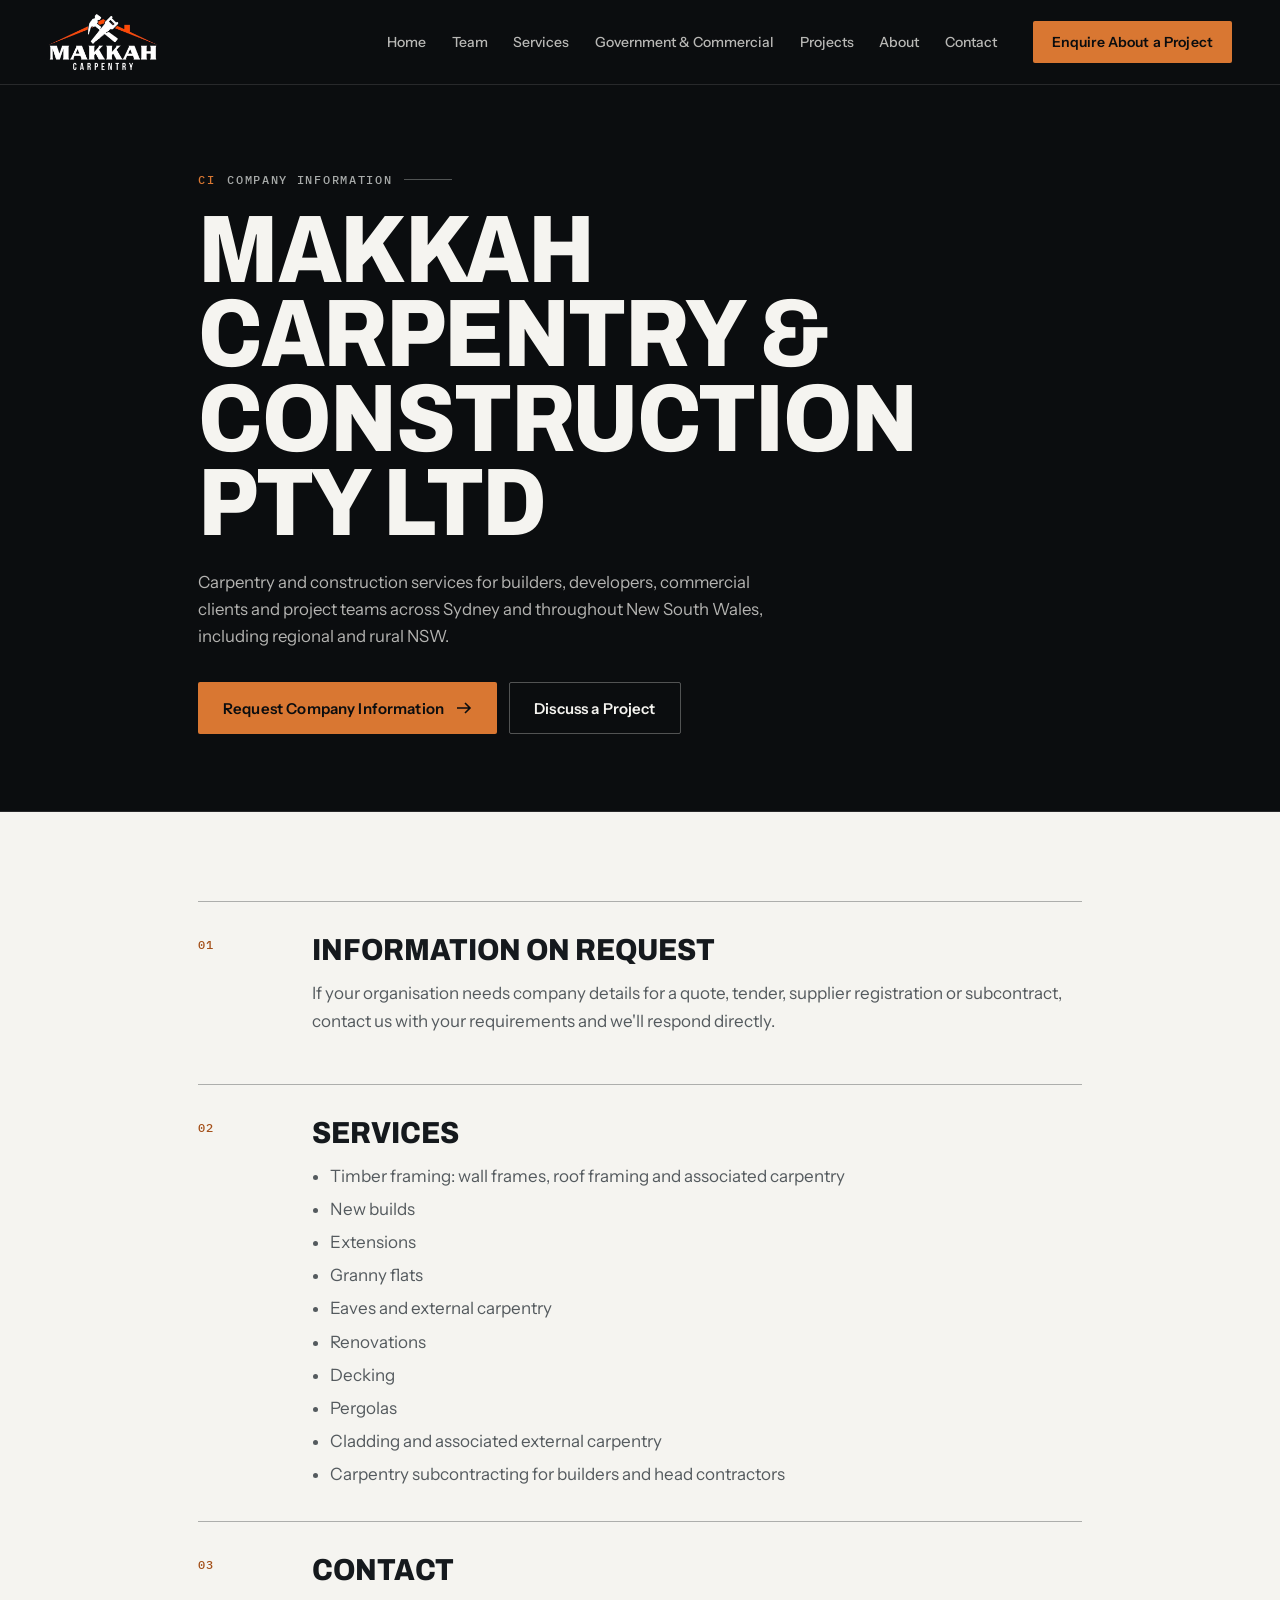
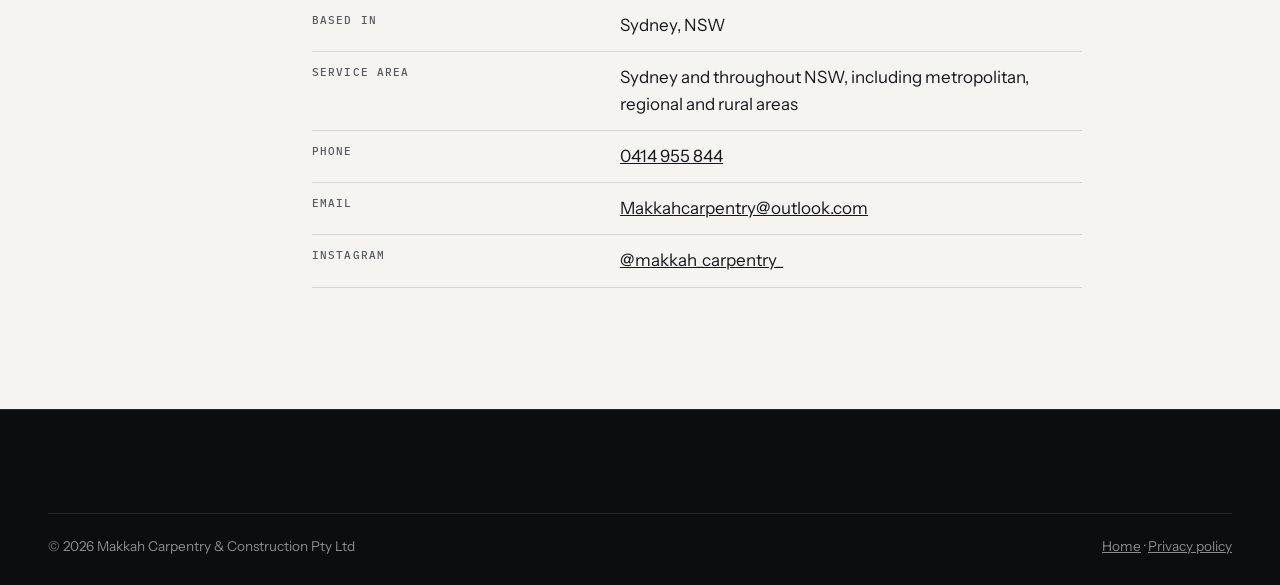
<file: capability-statement.html>
<!doctype html>
<html lang="en-AU" class="no-js">
<head>
  <meta charset="utf-8">
  <meta name="viewport" content="width=device-width, initial-scale=1">
  <title>Company Information | Makkah Carpentry &amp; Construction Pty Ltd</title>
  <meta name="description" content="Request company information from Makkah Carpentry &amp; Construction Pty Ltd for carpentry, decking, pergola, cladding, project, procurement or subcontracting enquiries across Sydney and throughout NSW.">
  <!-- The full capability statement is not published yet; this page offers company information on request. -->
  <meta name="robots" content="noindex">
  <meta name="theme-color" content="#0B0D0F">
  <link rel="icon" href="/images/brand/makkah-favicon-64.png" type="image/png">
  <link rel="apple-touch-icon" href="/images/brand/makkah-logo-icon-192.png">
  <script>document.documentElement.className = document.documentElement.className.replace('no-js', 'js');</script>
  <link rel="preconnect" href="https://fonts.googleapis.com">
  <link rel="preconnect" href="https://fonts.gstatic.com" crossorigin>
  <link rel="stylesheet" href="https://fonts.googleapis.com/css2?family=Archivo:wdth,wght@62..125,500..900&family=IBM+Plex+Mono:wght@400;500&family=Instrument+Sans:wght@400;500;600&display=swap">
  <link rel="stylesheet" href="/css/styles.css">
  <script src="/js/main.js" defer></script>
</head>
<body>
  <a class="skip-link" href="#main">Skip to content</a>
  <header class="site-header site-header--solid" data-header>
    <div class="container site-header__inner">
      <a class="brand" href="/" aria-label="Makkah Carpentry &amp; Construction Pty Ltd, home">
        <img class="brand__logo" src="/images/brand/makkah-logo-header.png" width="420" height="221" alt="Makkah Carpentry logo">
      </a>
      <nav class="site-nav" aria-label="Primary">
        <ul>
          <li><a href="/#home">Home</a></li>
          <li><a href="/#team">Team</a></li>
          <li><a href="/#services">Services</a></li>
          <li><a href="/#capabilities">Government &amp; Commercial</a></li>
          <li><a href="/#projects">Projects</a></li>
          <li><a href="/#about">About</a></li>
          <li><a href="/#contact">Contact</a></li>
        </ul>
      </nav>
      <a class="btn btn--primary btn--sm site-header__cta" href="/#contact">Enquire About a Project</a>
      <button class="menu-toggle" type="button" aria-expanded="false" aria-controls="mobile-menu" data-menu-toggle>
        <span class="sr-only">Open menu</span><span class="menu-toggle__bars" aria-hidden="true"></span>
      </button>
    </div>
  </header>
  <div class="mobile-menu" id="mobile-menu" data-menu hidden>
    <nav aria-label="Mobile">
      <ul>
        <li><a href="/#home">Home <span>01</span></a></li>
        <li><a href="/#team">Team <span>02</span></a></li>
        <li><a href="/#services">Services <span>03</span></a></li>
        <li><a href="/#capabilities">Commercial <span>04</span></a></li>
        <li><a href="/#projects">Projects <span>05</span></a></li>
        <li><a href="/#about">About <span>06</span></a></li>
        <li><a href="/#contact">Contact <span>07</span></a></li>
      </ul>
    </nav>
    <div class="mobile-menu__foot">
      <a class="btn btn--primary" href="/#contact">Enquire About a Project</a>
      <a href="tel:+61414955844">Call 0414 955 844</a>
      <a href="mailto:Makkahcarpentry@outlook.com">Makkahcarpentry@outlook.com</a>
    </div>
  </div>

  <main id="main">
    <section class="doc-hero">
      <div class="container doc__inner">
        <p class="kicker"><span class="kicker__num">CI</span> Company information</p>
        <h1 class="display">Makkah Carpentry &amp; Construction Pty Ltd</h1>
        <p class="lead muted-d">Carpentry and construction services for builders, developers, commercial clients and project teams across Sydney and throughout New South Wales, including regional and rural NSW.</p>
        <div class="doc-hero__actions">
          <a class="btn btn--primary" href="/?enquiry=info#contact">Request Company Information <svg viewBox="0 0 16 16" aria-hidden="true"><path d="M1 8h13M9 3l5 5-5 5" fill="none" stroke="currentColor" stroke-width="1.6"/></svg></a>
          <a class="btn btn--line" href="/?enquiry=project#contact">Discuss a Project</a>
        </div>
      </div>
    </section>
    <section class="doc">
      <div class="container doc__inner">
        <div class="doc-block">
          <span class="doc-block__num">01</span>
          <div>
            <h2>Information on request</h2>
            <p>If your organisation needs company details for a quote, tender, supplier registration or subcontract, contact us with your requirements and we'll respond directly.</p>
          </div>
        </div>
        <div class="doc-block">
          <span class="doc-block__num">02</span>
          <div>
            <h2>Services</h2>
            <ul>
              <li>Timber framing: wall frames, roof framing and associated carpentry</li>
              <li>New builds</li>
              <li>Extensions</li>
              <li>Granny flats</li>
              <li>Eaves and external carpentry</li>
              <li>Renovations</li>
              <li>Decking</li>
              <li>Pergolas</li>
              <li>Cladding and associated external carpentry</li>
              <li>Carpentry subcontracting for builders and head contractors</li>
            </ul>
          </div>
        </div>
        <div class="doc-block">
          <span class="doc-block__num">03</span>
          <div>
            <h2>Contact</h2>
            <table class="doc-table">
              <tbody>
                <tr><th scope="row">Based in</th><td>Sydney, NSW</td></tr>
                <tr><th scope="row">Service area</th><td>Sydney and throughout NSW, including metropolitan, regional and rural areas</td></tr>
                <tr><th scope="row">Phone</th><td><a href="tel:+61414955844">0414 955 844</a></td></tr>
                <tr><th scope="row">Email</th><td><a href="mailto:Makkahcarpentry@outlook.com">Makkahcarpentry@outlook.com</a></td></tr>
                <tr><th scope="row">Instagram</th><td><a href="https://www.instagram.com/makkah_carpentry_/" target="_blank" rel="noopener noreferrer">@makkah_carpentry_<span class="sr-only"> (opens in a new tab)</span></a></td></tr>
              </tbody>
            </table>
          </div>
        </div>
      </div>
    </section>
  </main>

  <footer class="site-footer">
    <div class="container">
      <div class="footer__bar">
        <span>&copy; <span data-year>2026</span> Makkah Carpentry &amp; Construction Pty Ltd</span>
        <span><a href="/">Home</a> &middot; <a href="/privacy">Privacy policy</a></span>
      </div>
    </div>
  </footer>
</body>
</html>
</file>
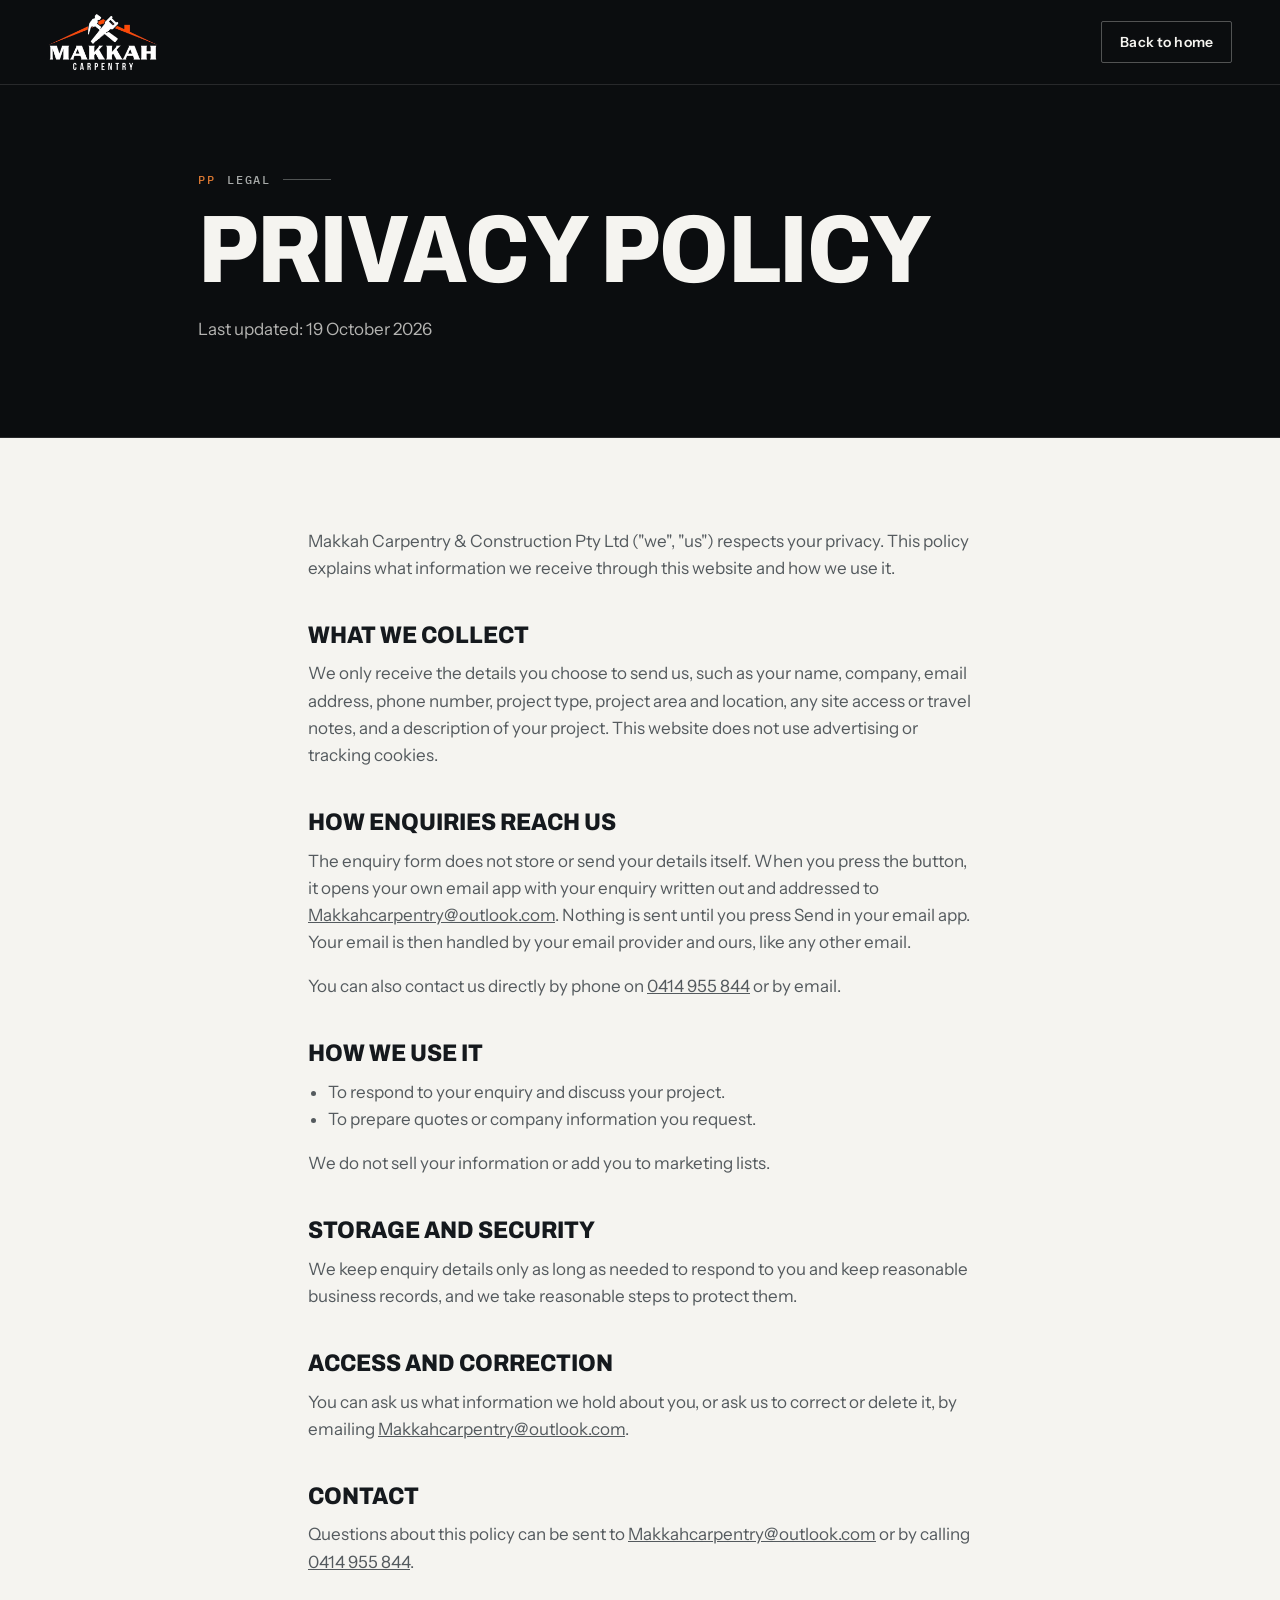
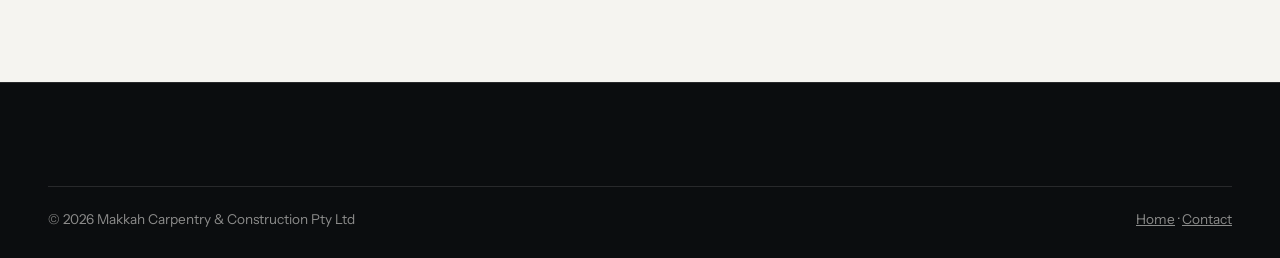
<file: privacy.html>
<!doctype html>
<html lang="en-AU" class="no-js">
<head>
  <meta charset="utf-8">
  <meta name="viewport" content="width=device-width, initial-scale=1">
  <title>Privacy Policy | Makkah Carpentry &amp; Construction Pty Ltd</title>
  <meta name="description" content="How Makkah Carpentry &amp; Construction Pty Ltd handles personal information sent through this website.">
  <meta name="theme-color" content="#0B0D0F">
  <link rel="icon" href="/images/brand/makkah-favicon-64.png" type="image/png">
  <link rel="apple-touch-icon" href="/images/brand/makkah-logo-icon-192.png">
  <link rel="canonical" href="https://YOUR-DOMAIN/privacy">
  <script>document.documentElement.className = document.documentElement.className.replace('no-js', 'js');</script>
  <link rel="preconnect" href="https://fonts.googleapis.com">
  <link rel="preconnect" href="https://fonts.gstatic.com" crossorigin>
  <link rel="stylesheet" href="https://fonts.googleapis.com/css2?family=Archivo:wdth,wght@62..125,500..900&family=IBM+Plex+Mono:wght@400;500&family=Instrument+Sans:wght@400;500;600&display=swap">
  <link rel="stylesheet" href="/css/styles.css">
  <script src="/js/main.js" defer></script>
</head>
<body>
  <a class="skip-link" href="#main">Skip to content</a>
  <header class="site-header site-header--solid" data-header>
    <div class="container site-header__inner">
      <a class="brand" href="/" aria-label="Makkah Carpentry &amp; Construction Pty Ltd, home">
        <img class="brand__logo" src="/images/brand/makkah-logo-header.png" width="420" height="221" alt="Makkah Carpentry logo">
      </a>
      <a class="btn btn--line btn--sm" href="/">Back to home</a>
    </div>
  </header>

  <!-- If the enquiry form is later connected to a form service (e.g. Formspree), update "How enquiries reach us". -->
  <main id="main">
    <section class="doc-hero">
      <div class="container doc__inner">
        <p class="kicker"><span class="kicker__num">PP</span> Legal</p>
        <h1 class="display">Privacy policy</h1>
        <p class="muted-d">Last updated: 19 October 2026</p>
      </div>
    </section>
    <section class="doc">
      <div class="container doc__inner prose">
        <p>Makkah Carpentry &amp; Construction Pty Ltd ("we", "us") respects your privacy. This policy explains what information we receive through this website and how we use it.</p>

        <h2>What we collect</h2>
        <p>We only receive the details you choose to send us, such as your name, company, email address, phone number, project type, project area and location, any site access or travel notes, and a description of your project. This website does not use advertising or tracking cookies.</p>

        <h2>How enquiries reach us</h2>
        <p>The enquiry form does not store or send your details itself. When you press the button, it opens your own email app with your enquiry written out and addressed to <a href="mailto:Makkahcarpentry@outlook.com">Makkahcarpentry@outlook.com</a>. Nothing is sent until you press Send in your email app. Your email is then handled by your email provider and ours, like any other email.</p>
        <p>You can also contact us directly by phone on <a href="tel:+61414955844">0414 955 844</a> or by email.</p>

        <h2>How we use it</h2>
        <ul>
          <li>To respond to your enquiry and discuss your project.</li>
          <li>To prepare quotes or company information you request.</li>
        </ul>
        <p>We do not sell your information or add you to marketing lists.</p>

        <h2>Storage and security</h2>
        <p>We keep enquiry details only as long as needed to respond to you and keep reasonable business records, and we take reasonable steps to protect them.</p>

        <h2>Access and correction</h2>
        <p>You can ask us what information we hold about you, or ask us to correct or delete it, by emailing <a href="mailto:Makkahcarpentry@outlook.com">Makkahcarpentry@outlook.com</a>.</p>

        <h2>Contact</h2>
        <p>Questions about this policy can be sent to <a href="mailto:Makkahcarpentry@outlook.com">Makkahcarpentry@outlook.com</a> or by calling <a href="tel:+61414955844">0414 955 844</a>.</p>
      </div>
    </section>
  </main>

  <footer class="site-footer">
    <div class="container">
      <div class="footer__bar">
        <span>&copy; <span data-year>2026</span> Makkah Carpentry &amp; Construction Pty Ltd</span>
        <span><a href="/">Home</a> &middot; <a href="/#contact">Contact</a></span>
      </div>
    </div>
  </footer>
</body>
</html>
</file>
<file: css/styles.css>
/* ==========================================================================
   Makkah Carpentry Pty Ltd â€” design system & site styles
   ========================================================================== */

:root {
  --black: #0B0D0F;
  --charcoal: #15191D;
  --white: #F5F4F0;
  --concrete: #A7AAA9;
  --orange: #D97732;
  --orange-hover: #E68A49;
  --orange-ink: #A4501A;      /* orange for text on light backgrounds (AA) */
  --stone: #EAE8E2;
  --ink: #15191D;
  --ink-muted: #545A5E;
  --error: #B3261E;
  --line-l: rgba(21, 25, 29, 0.14);
  --line-l-strong: rgba(21, 25, 29, 0.32);
  --line-d: rgba(245, 244, 240, 0.12);
  --line-d-strong: rgba(245, 244, 240, 0.3);

  --f-display: "Archivo", "Arial Narrow", "Helvetica Neue", Arial, sans-serif;
  --f-body: "Instrument Sans", system-ui, -apple-system, "Segoe UI", Roboto, sans-serif;
  --f-mono: "IBM Plex Mono", ui-monospace, "Cascadia Mono", Consolas, monospace;

  --gutter: clamp(16px, 4vw, 48px);
  --maxw: 1360px;
  --header-h: 84px;
  --ease: cubic-bezier(0.2, 0.7, 0.1, 1);
}

/* ---------- base ---------- */
*, *::before, *::after { box-sizing: border-box; }
[hidden] { display: none !important; }   /* hidden elements must never cover or block the page */
a[href^="mailto:"] { overflow-wrap: anywhere; }
html { -webkit-text-size-adjust: 100%; scroll-behavior: smooth; scroll-padding-top: 72px; }
body {
  margin: 0;
  background: var(--black);
  color: var(--white);
  font: 400 1.0625rem/1.6 var(--f-body);
  overflow-x: clip;
  -webkit-font-smoothing: antialiased;
  text-rendering: optimizeLegibility;
}
img, svg { display: block; max-width: 100%; }
img { height: auto; }
a { color: inherit; }
button, input, select, textarea { font: inherit; color: inherit; }
p { margin: 0 0 1em; }
h1, h2, h3, h4 { margin: 0; font-weight: 800; }
ul, ol { margin: 0; padding: 0; }
:focus-visible { outline: 2px solid var(--orange); outline-offset: 3px; }
::selection { background: var(--orange); color: var(--black); }

.sr-only {
  position: absolute !important; width: 1px; height: 1px; padding: 0; margin: -1px;
  overflow: hidden; clip: rect(0 0 0 0); white-space: nowrap; border: 0;
}
.skip-link {
  position: fixed; left: 16px; top: -60px; z-index: 100; padding: 12px 18px;
  background: var(--orange); color: var(--black); font-weight: 600; text-decoration: none;
  transition: top 0.2s;
}
.skip-link:focus { top: 16px; }

.container { width: 100%; max-width: var(--maxw); margin-inline: auto; padding-inline: var(--gutter); }
.nowrap { white-space: nowrap; }

/* ---------- type ---------- */
.display {
  font-family: var(--f-display);
  font-weight: 800;
  font-stretch: 88%;
  text-transform: uppercase;
  font-size: clamp(3rem, 7.4vw, 7.6rem);
  line-height: 0.88;
  letter-spacing: -0.015em;
}
.h2 {
  font-family: var(--f-display);
  font-weight: 800;
  font-stretch: 88%;
  text-transform: uppercase;
  font-size: clamp(2.25rem, 5.2vw, 4.75rem);
  line-height: 0.94;
  letter-spacing: -0.012em;
  text-wrap: balance;
}
.h3 {
  font-family: var(--f-display);
  font-weight: 800;
  font-stretch: 90%;
  text-transform: uppercase;
  font-size: clamp(1.5rem, 2.6vw, 2.4rem);
  line-height: 1;
  letter-spacing: -0.005em;
}
.kicker {
  display: flex; align-items: center; gap: 12px;
  margin: 0 0 22px;
  font: 500 0.75rem/1 var(--f-mono);
  letter-spacing: 0.14em; text-transform: uppercase;
  color: var(--concrete);
}
.kicker__num { color: var(--orange); }
.kicker::after { content: ""; width: 48px; height: 1px; background: currentColor; opacity: 0.45; }
.section--light .kicker, .section--stone .kicker { color: var(--ink-muted); }
.section--light .kicker__num, .section--stone .kicker__num { color: var(--orange-ink); }
.lead { font-size: clamp(1.05rem, 1.3vw, 1.2rem); line-height: 1.6; max-width: 36em; }
.muted-d { color: rgba(245, 244, 240, 0.72); }
.muted-l { color: var(--ink-muted); }
.mono-label {
  font: 500 0.7rem/1.3 var(--f-mono); letter-spacing: 0.14em; text-transform: uppercase;
}

/* placeholder for details the business still has to supply */
.ph {
  display: inline-flex; align-items: center; gap: 6px;
  padding: 3px 8px;
  font: 500 0.72rem/1.3 var(--f-mono); letter-spacing: 0.06em; text-transform: uppercase;
  color: var(--orange);
  border: 1px dashed rgba(217, 119, 50, 0.65);
  background: rgba(217, 119, 50, 0.06);
}
.section--light .ph, .section--stone .ph, .doc .ph { color: var(--orange-ink); border-color: rgba(164, 80, 26, 0.55); }

/* ---------- buttons & links ---------- */
.btn {
  display: inline-flex; align-items: center; justify-content: center; gap: 12px;
  min-height: 52px; padding: 0 24px;
  font: 600 0.9375rem/1 var(--f-body); letter-spacing: 0.01em;
  text-decoration: none; background: transparent; border: 1px solid transparent; border-radius: 2px;
  cursor: pointer; transition: background-color 0.25s, color 0.25s, border-color 0.25s;
}
.btn svg { width: 16px; height: 16px; flex: none; transition: transform 0.35s var(--ease); }
.btn:hover svg { transform: translateX(3px); }
.btn--primary { background: var(--orange); color: var(--black); }
.btn--primary:hover { background: var(--orange-hover); }
.btn--line { border-color: var(--line-d-strong); color: var(--white); }
.btn--line:hover { border-color: var(--white); background: rgba(245, 244, 240, 0.06); }
.btn--dark { background: var(--ink); color: var(--white); }
.btn--dark:hover { background: #262C31; }
.btn--line-dark { border-color: var(--line-l-strong); color: var(--ink); }
.btn--line-dark:hover { border-color: var(--ink); background: rgba(21, 25, 29, 0.04); }
.btn--sm { min-height: 42px; padding: 0 18px; font-size: 0.875rem; }
.btn[disabled] { opacity: 0.6; cursor: progress; }

.link-arrow {
  display: inline-flex; align-items: center; gap: 10px;
  padding: 6px 0; background: none; border: 0; cursor: pointer;
  font: 500 0.75rem/1 var(--f-mono); letter-spacing: 0.14em; text-transform: uppercase;
  text-decoration: none; color: inherit;
  border-bottom: 1px solid currentColor;
}
.link-arrow svg { width: 14px; height: 14px; transition: transform 0.35s var(--ease); }
.link-arrow:hover svg { transform: translateX(3px); }

/* ---------- sections ---------- */
.section { padding-block: clamp(80px, 10vw, 156px); position: relative; }
.section--light { background: var(--white); color: var(--ink); }
.section--stone { background: var(--stone); color: var(--ink); }
.section--charcoal { background: var(--charcoal); color: var(--white); }
.section--dark { background: var(--black); color: var(--white); }

.section-head {
  display: grid; grid-template-columns: repeat(12, minmax(0, 1fr)); column-gap: 24px;
  margin-bottom: clamp(44px, 6vw, 88px);
}
.section-head .kicker { grid-column: 1 / -1; }
.section-head .h2 { grid-column: 1 / 8; }
.section-head .lead { grid-column: 9 / 13; align-self: end; margin: 0; }
@media (max-width: 900px) {
  .section-head { display: block; }
  .section-head .lead { margin-top: 22px; }
}

/* ---------- header ---------- */
.site-header {
  position: fixed; inset: 0 0 auto; z-index: 60;
  border-bottom: 1px solid transparent;
  transition: background-color 0.35s, border-color 0.35s, backdrop-filter 0.35s;
}
.site-header__inner { display: flex; align-items: center; gap: 36px; height: var(--header-h); transition: height 0.35s var(--ease); }
.site-header.is-compact, .menu-open .site-header {
  background: rgba(11, 13, 15, 0.9);
  -webkit-backdrop-filter: blur(14px); backdrop-filter: blur(14px);
  border-color: var(--line-d);
}
.site-header.is-compact .site-header__inner { height: 64px; }
.site-header--solid { background: var(--black); border-color: var(--line-d); }

.brand { display: flex; align-items: center; gap: 12px; margin-right: auto; text-decoration: none; color: var(--white); }
.brand__mark { width: 32px; height: 32px; flex: none; }
.brand__text { display: flex; align-items: baseline; gap: 10px; }
.brand__word { font: 800 1.125rem/1 var(--f-display); font-stretch: 90%; letter-spacing: 0.02em; text-transform: uppercase; white-space: nowrap; }
.brand__word span { font-weight: 500; color: var(--concrete); }
.brand__desc { font: 500 0.6rem/1 var(--f-mono); letter-spacing: 0.18em; text-transform: uppercase; color: var(--concrete); border: 1px solid var(--line-d-strong); padding: 4px 6px; }

/* official logo (transparent PNG, sits on the dark header) */
.brand__logo { display: block; width: auto; height: 58px; transition: height 0.35s var(--ease); }
.site-header.is-compact .brand__logo { height: 46px; }
@media (max-width: 560px) { .brand__logo { height: 46px; } .site-header.is-compact .brand__logo { height: 40px; } }
.footer__logo { display: block; width: min(260px, 70vw); height: auto; }
.footer__brand .brand { margin-right: 0; }
.site-nav ul { display: flex; gap: clamp(18px, 2vw, 30px); list-style: none; }
.site-nav a {
  position: relative; display: block; padding: 8px 0;
  font: 500 0.875rem/1 var(--f-body); text-decoration: none; color: rgba(245, 244, 240, 0.74);
  transition: color 0.25s;
}
.site-nav a::after {
  content: ""; position: absolute; left: 0; right: 0; bottom: 0; height: 1px; background: var(--orange);
  transform: scaleX(0); transform-origin: left; transition: transform 0.4s var(--ease);
}
.site-nav a:hover, .site-nav a[aria-current] { color: var(--white); }
.site-nav a:hover::after, .site-nav a[aria-current]::after { transform: scaleX(1); }

.menu-toggle {
  display: none; position: relative; width: 48px; height: 48px; margin-right: -6px;
  background: none; border: 0; cursor: pointer;
}
.menu-toggle__bars, .menu-toggle__bars::before {
  position: absolute; left: 13px; width: 22px; height: 2px; background: var(--white);
  transition: transform 0.35s var(--ease), top 0.35s var(--ease);
}
.menu-toggle__bars { top: 19px; }
.menu-toggle__bars::before { content: ""; left: 0; top: 8px; }
.menu-toggle[aria-expanded="true"] .menu-toggle__bars { top: 23px; transform: rotate(45deg); }
.menu-toggle[aria-expanded="true"] .menu-toggle__bars::before { top: 0; transform: rotate(-90deg); }

.mobile-menu {
  position: fixed; inset: 0; z-index: 55;
  display: flex; flex-direction: column; justify-content: space-between; gap: 32px;
  padding: calc(var(--header-h) + 24px) var(--gutter) 32px;
  background: var(--black);
  overflow-y: auto;
  opacity: 0; transform: translateY(-12px);
  transition: opacity 0.35s var(--ease), transform 0.45s var(--ease);
}
.mobile-menu:not(.is-open) { pointer-events: none; visibility: hidden; }
.mobile-menu.is-open { opacity: 1; transform: none; visibility: visible; }
.mobile-menu ul { list-style: none; border-top: 1px solid var(--line-d); }
.mobile-menu li { border-bottom: 1px solid var(--line-d); }
.mobile-menu ul a {
  display: flex; justify-content: space-between; align-items: center; padding: 16px 0;
  font: 800 clamp(1.9rem, 8vw, 2.6rem)/1 var(--f-display); font-stretch: 88%; text-transform: uppercase;
  text-decoration: none;
}
.mobile-menu ul a span { font: 500 0.7rem/1 var(--f-mono); letter-spacing: 0.14em; color: var(--orange); }
.mobile-menu__foot { display: grid; gap: 18px; }
.mobile-menu__foot a:not(.btn) { color: var(--concrete); text-decoration: none; font-size: 0.95rem; }
.menu-open { overflow: hidden; }

@media (max-width: 1080px) {
  .site-nav { display: none; }
  .menu-toggle { display: block; }
  .site-header__inner { gap: 16px; }
}
@media (max-width: 560px) {
  .site-header__cta { display: none; }
  .brand__desc { display: none; }
}

/* ---------- hero ---------- */
.hero {
  position: relative; isolation: isolate;
  min-height: 100vh; min-height: 100svh;
  display: grid; grid-template-rows: 1fr auto;
  background:
    radial-gradient(90% 80% at 68% 52%, #1A2026 0%, rgba(11, 13, 15, 0) 70%),
    var(--black);
  overflow: hidden;
}
.hero__scene { position: absolute; inset: 0; z-index: 0; }
.build__canvas {
  display: block; width: 100%; height: 100%;
  --scene-x: 0.7; --scene-y: 0.55; --scene-fit: 0.88;
}
@media (min-width: 1500px) { .build__canvas { --scene-x: 0.68; --scene-fit: 0.95; } }
.hero::after {
  content: ""; position: absolute; inset: 0; z-index: 1; pointer-events: none;
  background: linear-gradient(90deg, rgba(11, 13, 15, 0.95) 0%, rgba(11, 13, 15, 0.8) 32%, rgba(11, 13, 15, 0) 52%),
              linear-gradient(0deg, rgba(11, 13, 15, 0.85) 0%, rgba(11, 13, 15, 0) 22%);
}
.hero__content {
  position: relative; z-index: 2; align-self: center;
  padding-top: calc(var(--header-h) + 48px); padding-bottom: 32px;
}
.hero__content > * { max-width: 640px; }
.hero__id {
  display: flex; flex-wrap: wrap; align-items: center; gap: 10px 14px; margin-bottom: 28px;
  font: 500 0.72rem/1 var(--f-mono); letter-spacing: 0.16em; text-transform: uppercase; color: var(--concrete);
}
.hero__id-rule { width: 32px; height: 1px; background: var(--line-d-strong); }
.hero__id .accent { color: var(--orange); }
.hero h1 { margin-bottom: 28px; }
.hero__lead { color: rgba(245, 244, 240, 0.78); margin-bottom: 36px; max-width: 34em; }
.hero__actions { display: flex; flex-wrap: wrap; gap: 12px; }

.build__fallback { display: none; }
.no-js .build__canvas, .is-static .build__canvas { display: none; }
.no-js .build__fallback, .is-static .build__fallback {
  display: block; position: absolute; right: 4%; top: 50%; transform: translateY(-46%);
  width: min(54vw, 780px); color: rgba(245, 244, 240, 0.55);
}
.no-js .build-controls, .is-static .build-controls { display: none; }

.build-caption {
  position: absolute; z-index: 2; right: var(--gutter); top: calc(var(--header-h) + 36px);
  margin: 0; text-align: right;
  font: 800 clamp(1.1rem, 2vw, 1.75rem)/1 var(--f-display); font-stretch: 88%; text-transform: uppercase;
  letter-spacing: 0.01em; color: var(--white);
  opacity: 0; transform: translateY(10px);
  transition: opacity 0.9s var(--ease), transform 0.9s var(--ease);
}
.build-caption span { display: block; margin-bottom: 10px; font: 500 0.68rem/1 var(--f-mono); letter-spacing: 0.16em; color: var(--orange); }
.is-complete .build-caption, .no-js .build-caption, .is-static .build-caption { opacity: 1; transform: none; }

.build-controls {
  position: relative; z-index: 2;
  display: flex; align-items: flex-end; gap: 24px;
  padding-bottom: 30px;
}
.build-stages { flex: 1; max-width: 720px; display: grid; grid-template-columns: repeat(4, minmax(0, 1fr)); gap: 6px; list-style: none; }
.build-stage {
  display: grid; gap: 8px; width: 100%; padding: 10px 0 0; text-align: left;
  background: none; border: 0; cursor: pointer; color: var(--concrete);
  transition: color 0.3s;
}
.build-stage:hover, .build-stage.is-active { color: var(--white); }
.build-stage__label { display: flex; gap: 10px; font: 500 0.7rem/1 var(--f-mono); letter-spacing: 0.14em; text-transform: uppercase; }
.build-stage__num { color: var(--orange); }
.build-stage__bar { position: relative; height: 2px; background: var(--line-d); overflow: hidden; }
.build-stage__bar::after {
  content: ""; position: absolute; inset: 0; background: var(--orange);
  transform: scaleX(var(--p, 0)); transform-origin: left;
}
.build-stage.is-done .build-stage__bar::after { background: var(--concrete); }
.build-actions { display: flex; gap: 8px; margin-left: auto; }
.icon-btn {
  display: inline-flex; align-items: center; justify-content: center; gap: 8px;
  min-width: 44px; height: 44px; padding: 0 12px;
  background: rgba(11, 13, 15, 0.4); border: 1px solid var(--line-d-strong); border-radius: 2px; cursor: pointer;
  font: 500 0.7rem/1 var(--f-mono); letter-spacing: 0.14em; text-transform: uppercase; color: var(--white);
  transition: border-color 0.25s, background-color 0.25s;
}
.icon-btn:hover { border-color: var(--white); }
.icon-btn[disabled] { opacity: 0.4; cursor: default; }
.icon-btn svg { width: 14px; height: 14px; }
.icon-btn .i-play { display: none; }
.icon-btn:not(.is-playing) .i-play { display: block; }
.icon-btn:not(.is-playing) .i-pause { display: none; }

@media (max-width: 900px) {
  .hero { display: flex; flex-direction: column; min-height: 0; }
  .hero::after { display: none; }
  .hero__content { order: 1; padding-top: calc(var(--header-h) + 28px); padding-bottom: 8px; }
  .hero__scene { position: relative; order: 2; height: clamp(300px, 86vw, 540px); }
  .build__canvas { --scene-x: 0.5; --scene-y: 0.5; --scene-fit: 1.55; }
  .build-caption { top: auto; bottom: 12px; right: var(--gutter); }
  .build-controls { order: 3; flex-direction: column; align-items: stretch; gap: 14px; padding-top: 4px; }
  .build-stages { max-width: none; }
  .build-actions { margin-left: 0; }
  .no-js .build__fallback, .is-static .build__fallback { position: relative; right: auto; top: auto; transform: none; width: 92%; margin: 24px auto; }
}
@media (min-width: 601px) and (max-width: 900px) {
  .build__canvas { --scene-fit: 1.12; }
}
@media (max-width: 420px) {
  .build-stage__label { flex-direction: column; gap: 6px; font-size: 0.64rem; }
}

/* ---------- figures & image reveals ---------- */
figure { margin: 0; }
.fig-cap {
  display: flex; gap: 12px; margin-top: 12px;
  font: 500 0.7rem/1.4 var(--f-mono); letter-spacing: 0.1em; text-transform: uppercase;
}
.fig-cap b { font-weight: 500; color: var(--orange); white-space: nowrap; }
.section--light .fig-cap b, .section--stone .fig-cap b { color: var(--orange-ink); }
.frame { position: relative; overflow: hidden; background: #1B2025; }
.section--light .frame, .section--stone .frame { background: #DCDAD3; }
.frame img { width: 100%; }
.js .reveal-img .frame img {
  clip-path: inset(14% 0 0 0); transform: scale(1.05);
  transition: clip-path 1.2s var(--ease), transform 1.6s var(--ease);
}
.js .reveal-img.is-in .frame img { clip-path: inset(0 0 0 0); transform: none; }
.js [data-reveal] { opacity: 0; transform: translateY(18px); transition: opacity 0.9s var(--ease), transform 0.9s var(--ease); }
.js [data-reveal].is-in { opacity: 1; transform: none; }
/* registration marks */
.marks { position: relative; }
.marks::before, .marks::after {
  content: ""; position: absolute; width: 14px; height: 14px; z-index: 2; pointer-events: none;
  border-color: var(--orange); border-style: solid;
}
.marks::before { top: -7px; left: -7px; border-width: 1px 0 0 1px; }
.marks::after { bottom: -7px; right: -7px; border-width: 0 1px 1px 0; }

/* ---------- intro (photos below hero) ---------- */
.intro { background: var(--black); border-top: 1px solid var(--line-d); }
.intro__grid { display: grid; grid-template-columns: repeat(12, minmax(0, 1fr)); gap: clamp(14px, 2vw, 28px); align-items: end; }
.intro__main { grid-column: 1 / 9; }
.intro__side { grid-column: 9 / 13; margin-bottom: clamp(0px, 7vw, 110px); }
.intro__foot { display: flex; flex-wrap: wrap; justify-content: space-between; align-items: center; gap: 20px; margin-top: clamp(36px, 5vw, 64px); padding-top: 24px; border-top: 1px solid var(--line-d); }
.intro__foot p { margin: 0; color: rgba(245, 244, 240, 0.7); max-width: 46em; font-size: 0.95rem; }
@media (max-width: 760px) {
  .intro__main { grid-column: 1 / -1; }
  .intro__side { grid-column: 3 / -1; margin-bottom: 0; }
}

/* ---------- services ---------- */
.service-feature {
  display: grid; grid-template-columns: repeat(12, minmax(0, 1fr)); column-gap: 24px; row-gap: 32px; align-items: center;
  padding-block: clamp(44px, 5vw, 80px); border-top: 1px solid var(--line-l);
}
.service-feature__media { grid-column: 1 / 8; position: relative; }
.service-feature__body { grid-column: 9 / 13; }
.service-feature--reverse .service-feature__media { grid-column: 7 / 13; order: 2; }
.service-feature--reverse .service-feature__body { grid-column: 1 / 6; order: 1; }
.service-feature__inset {
  position: absolute; right: -4%; bottom: -10%; width: 42%;
  border: 8px solid var(--white); box-shadow: 0 24px 60px -30px rgba(11, 13, 15, 0.5);
}
.service-feature__portrait { max-width: 500px; margin-left: auto; }
.service-num { display: block; margin-bottom: 18px; font: 500 0.72rem/1 var(--f-mono); letter-spacing: 0.14em; text-transform: uppercase; color: var(--orange-ink); }
.service-feature .h3 { font-size: clamp(2rem, 3.6vw, 3.25rem); margin-bottom: 20px; }
.service-feature p { color: var(--ink-muted); }
.spec-list { list-style: none; margin: 26px 0 0; border-top: 1px solid var(--line-l); }
.spec-list li {
  display: flex; justify-content: space-between; gap: 16px; padding: 12px 0; border-bottom: 1px solid var(--line-l);
  font: 500 0.75rem/1.4 var(--f-mono); letter-spacing: 0.08em; text-transform: uppercase;
}
.spec-list li span:last-child { color: var(--ink-muted); text-align: right; }
.scope-note { margin-top: 18px; font-size: 0.85rem; color: var(--ink-muted); }
@media (max-width: 900px) {
  .service-feature__media, .service-feature__body,
  .service-feature--reverse .service-feature__media, .service-feature--reverse .service-feature__body { grid-column: 1 / -1; order: initial; }
  .service-feature__inset { position: relative; right: auto; bottom: auto; width: 62%; margin: -18% 0 0 auto; }
  .service-feature__portrait { margin: 0; max-width: 440px; }
}

.service-grid {
  display: grid; grid-template-columns: repeat(3, minmax(0, 1fr));
  border-top: 1px solid var(--line-l); border-left: 1px solid var(--line-l);
  margin-top: clamp(12px, 3vw, 40px);
}
.service-card {
  display: flex; flex-direction: column; gap: 14px;
  min-height: 340px; padding: clamp(24px, 2.6vw, 36px);
  border-right: 1px solid var(--line-l); border-bottom: 1px solid var(--line-l);
  transition: background-color 0.35s;
  scroll-margin-top: 90px;
}
.service-card:hover { background: var(--stone); }
.service-card__top { display: flex; justify-content: space-between; align-items: flex-start; margin-bottom: auto; }
.service-card__num { font: 500 0.72rem/1 var(--f-mono); letter-spacing: 0.14em; color: var(--orange-ink); }
.service-card__art { width: 132px; height: 92px; color: var(--ink); opacity: 0.85; transition: color 0.35s; }
.service-card:hover .service-card__art { color: var(--orange-ink); }
.service-card .h3 { font-size: clamp(1.5rem, 2.2vw, 1.9rem); margin-top: 28px; }
.service-card p { margin: 0; color: var(--ink-muted); font-size: 0.98rem; }
.service-card--cta { background: var(--charcoal); color: var(--white); }
.service-card--cta:hover { background: #1B2126; }
.service-card--cta p { color: rgba(245, 244, 240, 0.72); }
.service-card--cta .link-arrow { align-self: flex-start; margin-top: 12px; color: var(--white); }
@media (max-width: 1000px) { .service-grid { grid-template-columns: repeat(2, minmax(0, 1fr)); } }
@media (max-width: 620px) {
  .service-grid { grid-template-columns: 1fr; }
  .service-card { min-height: 0; }
}

/* ---------- capabilities ---------- */
.capabilities__grid { display: grid; grid-template-columns: repeat(12, minmax(0, 1fr)); column-gap: 24px; row-gap: 48px; }
.cap-list { grid-column: 1 / 7; list-style: none; border-top: 1px solid var(--line-d); counter-reset: cap; }
.cap-list li { display: grid; grid-template-columns: 56px 1fr; gap: 8px; padding: 22px 0; border-bottom: 1px solid var(--line-d); }
.cap-list li::before { counter-increment: cap; content: counter(cap, decimal-leading-zero); font: 500 0.75rem/1.8 var(--f-mono); color: var(--orange); }
.cap-list h3 { font: 800 1.3rem/1.2 var(--f-display); font-stretch: 92%; text-transform: uppercase; margin-bottom: 6px; }
.cap-list p { margin: 0; color: rgba(245, 244, 240, 0.7); font-size: 0.98rem; }
.snapshot { grid-column: 8 / 13; align-self: start; border: 1px solid var(--line-d-strong); background: rgba(11, 13, 15, 0.35); }
.snapshot__head { display: flex; justify-content: space-between; gap: 12px; padding: 16px 20px; border-bottom: 1px solid var(--line-d-strong); }
.snapshot__head span { font: 500 0.7rem/1.4 var(--f-mono); letter-spacing: 0.14em; text-transform: uppercase; color: var(--concrete); }
.snapshot dl { margin: 0; }
.snapshot__row { display: grid; grid-template-columns: minmax(0, 0.9fr) minmax(0, 1.1fr); gap: 16px; padding: 14px 20px; border-bottom: 1px solid var(--line-d); align-items: start; }
.snapshot__row:last-child { border-bottom: 0; }
.snapshot dt { font: 500 0.7rem/1.6 var(--f-mono); letter-spacing: 0.1em; text-transform: uppercase; color: var(--concrete); }
.snapshot dd { margin: 0; font-size: 0.95rem; min-width: 0; overflow-wrap: anywhere; }
.snapshot__foot { padding: 20px; border-top: 1px solid var(--line-d-strong); display: grid; gap: 14px; }
.snapshot__foot p { margin: 0; font-size: 0.85rem; color: rgba(245, 244, 240, 0.62); }
.cap-cta { grid-column: 1 / -1; display: flex; flex-wrap: wrap; align-items: center; gap: 12px 24px; padding-top: 8px; }
@media (max-width: 960px) {
  .cap-list, .snapshot { grid-column: 1 / -1; }
}

/* ---------- projects ---------- */
.project { padding-block: clamp(48px, 6vw, 96px); border-top: 1px solid var(--line-l); }
.project__index { display: block; margin-bottom: 14px; font: 500 0.72rem/1 var(--f-mono); letter-spacing: 0.14em; text-transform: uppercase; color: var(--orange-ink); }
.project .h3 { font-size: clamp(2rem, 3.8vw, 3.4rem); margin-bottom: 22px; }
.project__desc { color: var(--ink-muted); max-width: 34em; }
.project__meta { margin: 24px 0 28px; border-top: 1px solid var(--line-l); }
.project__meta div { display: grid; grid-template-columns: 130px 1fr; gap: 12px; padding: 11px 0; border-bottom: 1px solid var(--line-l); }
.project__meta dt { font: 500 0.7rem/1.6 var(--f-mono); letter-spacing: 0.1em; text-transform: uppercase; color: var(--ink-muted); }
.project__meta dd { margin: 0; font-size: 0.95rem; }

.project--a { display: grid; grid-template-columns: repeat(12, minmax(0, 1fr)); column-gap: 24px; row-gap: 40px; }
.project--a .project__head { grid-column: 1 / 5; align-self: start; position: sticky; top: 96px; }
.project--a .project__media { grid-column: 6 / 13; display: grid; grid-template-columns: 1fr 1fr; gap: clamp(12px, 2vw, 24px); align-items: start; }
.project--a .project__media > :nth-child(2) { margin-top: clamp(40px, 9vw, 140px); }

.project--b .project__head { display: grid; grid-template-columns: repeat(12, minmax(0, 1fr)); column-gap: 24px; margin-bottom: clamp(32px, 4vw, 56px); }
.project--b .project__intro { grid-column: 1 / 7; }
.project--b .project__meta { grid-column: 8 / 13; margin: 0; align-self: end; }
.mosaic { display: grid; grid-template-columns: repeat(12, minmax(0, 1fr)); gap: clamp(12px, 2vw, 24px); align-items: start; }
.mosaic > :nth-child(1) { grid-column: 1 / 8; }
.mosaic > :nth-child(2) { grid-column: 8 / 13; margin-top: clamp(0px, 8vw, 120px); }
.mosaic > :nth-child(3) { grid-column: 1 / 6; }
.mosaic > :nth-child(4) { grid-column: 6 / 13; margin-top: clamp(-90px, -5vw, 0px); }

@media (max-width: 960px) {
  .project--a .project__head, .project--a .project__media { grid-column: 1 / -1; position: static; }
  .project--b .project__intro, .project--b .project__meta { grid-column: 1 / -1; }
  .project--b .project__meta { margin-top: 8px; }
}
@media (max-width: 640px) {
  .project--a .project__media > :nth-child(2) { margin-top: 48px; }
  .mosaic > * { grid-column: 1 / -1 !important; margin-top: 0 !important; }
  .project__meta div { grid-template-columns: 110px 1fr; }
}

.shot {
  display: block; position: relative; width: 100%; padding: 0; border: 0; background: none; cursor: zoom-in;
}
.shot .frame img { transition: transform 1s var(--ease), clip-path 1.2s var(--ease); }
.shot:hover .frame img, .shot:focus-visible .frame img { transform: scale(1.025); }
.shot__tag {
  position: absolute; left: 12px; bottom: 12px; z-index: 2;
  display: inline-flex; align-items: center; gap: 8px; padding: 8px 10px;
  background: rgba(11, 13, 15, 0.82); color: var(--white);
  font: 500 0.66rem/1 var(--f-mono); letter-spacing: 0.14em; text-transform: uppercase;
  opacity: 0; transform: translateY(6px); transition: opacity 0.35s, transform 0.35s var(--ease);
}
.shot:hover .shot__tag, .shot:focus-visible .shot__tag { opacity: 1; transform: none; }
@media (hover: none) { .shot__tag { opacity: 1; transform: none; } }

.project-empty {
  margin-top: clamp(24px, 4vw, 48px);
  display: grid; grid-template-columns: minmax(0, 1fr) auto; align-items: center; gap: 24px;
  padding: clamp(28px, 4vw, 48px);
  border: 1px dashed var(--line-l-strong);
  background-image:
    linear-gradient(var(--line-l) 1px, transparent 1px),
    linear-gradient(90deg, var(--line-l) 1px, transparent 1px);
  background-size: 32px 32px; background-position: -1px -1px;
}
.project-empty > div { background: var(--white); padding: 4px 16px 4px 0; max-width: 40em; }
.project-empty .h3 { font-size: clamp(1.4rem, 2.4vw, 2rem); margin: 10px 0 10px; }
.project-empty p { margin: 0; color: var(--ink-muted); }
@media (max-width: 700px) { .project-empty { grid-template-columns: 1fr; } }

/* ---------- lightbox ---------- */
.lightbox {
  width: 100%; height: 100%; max-width: none; max-height: none; margin: 0; padding: 0; border: 0;
  background: rgba(11, 13, 15, 0.97); color: var(--white);
  opacity: 0; transition: opacity 0.35s var(--ease);
}
.lightbox.is-open { opacity: 1; }
.lightbox::backdrop { background: transparent; }
.lightbox__inner { display: grid; grid-template-rows: auto 1fr auto; height: 100%; }
.lightbox__bar { display: flex; align-items: center; justify-content: space-between; gap: 16px; padding: 16px var(--gutter); border-bottom: 1px solid var(--line-d); }
.lightbox__title { font: 500 0.72rem/1.4 var(--f-mono); letter-spacing: 0.14em; text-transform: uppercase; color: var(--concrete); }
.lightbox__count { color: var(--orange); margin-right: 14px; }
.lightbox__stage { position: relative; display: flex; align-items: center; justify-content: center; min-height: 0; padding: 20px clamp(16px, 7vw, 96px); }
.lightbox__img {
  max-width: 100%; max-height: 100%; width: auto; height: auto; object-fit: contain;
  transition: opacity 0.3s var(--ease), transform 0.45s var(--ease);
}
.lightbox.is-switching .lightbox__img { opacity: 0; transform: scale(0.985); }
.lightbox__nav {
  position: absolute; top: 50%; transform: translateY(-50%);
  width: 48px; height: 48px; display: grid; place-items: center;
  background: rgba(11, 13, 15, 0.6); border: 1px solid var(--line-d-strong); border-radius: 2px; cursor: pointer; color: var(--white);
}
.lightbox__nav:hover { border-color: var(--white); }
.lightbox__nav svg { width: 18px; height: 18px; }
.lightbox__nav--prev { left: clamp(8px, 2vw, 24px); }
.lightbox__nav--next { right: clamp(8px, 2vw, 24px); }
.lightbox__caption { margin: 0; padding: 16px var(--gutter) 24px; text-align: center; font: 500 0.75rem/1.5 var(--f-mono); letter-spacing: 0.08em; text-transform: uppercase; color: rgba(245, 244, 240, 0.8); }
@media (max-width: 640px) {
  .lightbox__nav { top: auto; bottom: 8px; transform: none; }
  .lightbox__stage { padding-bottom: 72px; }
}

/* ---------- about ---------- */
.about__grid { display: grid; grid-template-columns: repeat(12, minmax(0, 1fr)); column-gap: 24px; row-gap: 48px; }
.about__intro { grid-column: 1 / 7; }
.about__intro p { color: var(--ink-muted); }
.about__intro p:first-child { color: var(--ink); font-size: clamp(1.1rem, 1.5vw, 1.3rem); line-height: 1.55; }
.values { grid-column: 8 / 13; list-style: none; display: grid; grid-template-columns: 1fr 1fr; border-top: 1px solid var(--line-l-strong); }
.values li { padding: 22px 18px 22px 0; border-bottom: 1px solid var(--line-l); }
.values li:nth-child(odd) { border-right: 1px solid var(--line-l); }
.values li:nth-child(even) { padding-left: 18px; }
.values h3 { font: 800 1.1rem/1.15 var(--f-display); font-stretch: 92%; text-transform: uppercase; margin-bottom: 8px; }
.values p { margin: 0; font-size: 0.92rem; color: var(--ink-muted); }
.record { grid-column: 1 / -1; border: 1px solid var(--line-l-strong); }
.record__head { display: flex; flex-wrap: wrap; justify-content: space-between; gap: 12px; padding: 16px 20px; border-bottom: 1px solid var(--line-l-strong); }
.record__head span { font: 500 0.7rem/1.4 var(--f-mono); letter-spacing: 0.14em; text-transform: uppercase; color: var(--ink-muted); }
.record dl { margin: 0; display: grid; grid-template-columns: repeat(3, minmax(0, 1fr)); }
.record dl > div { padding: 20px; border-right: 1px solid var(--line-l); border-bottom: 1px solid var(--line-l); }
.record dl > div:nth-child(3n) { border-right: 0; }
.record dl > div:nth-last-child(-n + 3) { border-bottom: 0; }
.record dt { font: 500 0.7rem/1.4 var(--f-mono); letter-spacing: 0.12em; text-transform: uppercase; color: var(--ink-muted); margin-bottom: 10px; }
.record dd { margin: 0; }
@media (max-width: 960px) {
  .about__intro, .values { grid-column: 1 / -1; }
  .record dl { grid-template-columns: 1fr 1fr; }
  .record dl > div:nth-child(3n) { border-right: 1px solid var(--line-l); }
  .record dl > div:nth-child(2n) { border-right: 0; }
  .record dl > div:nth-last-child(-n + 3) { border-bottom: 1px solid var(--line-l); }
  .record dl > div:nth-last-child(-n + 2) { border-bottom: 0; }
}
@media (max-width: 560px) {
  .values { grid-template-columns: 1fr; }
  .values li:nth-child(odd) { border-right: 0; }
  .values li:nth-child(even) { padding-left: 0; }
  .record dl { grid-template-columns: 1fr; }
  .record dl > div { border-right: 0 !important; border-bottom: 1px solid var(--line-l) !important; }
  .record dl > div:last-child { border-bottom: 0 !important; }
}

/* ---------- process ---------- */
.process__steps { position: relative; list-style: none; display: grid; grid-template-columns: repeat(4, minmax(0, 1fr)); gap: 24px; padding-top: 44px; --p: 0; }
.process__track { position: absolute; left: 0; right: 0; top: 0; height: 1px; background: var(--line-d-strong); }
.process__track::after { content: ""; position: absolute; inset: 0; background: var(--orange); transform: scaleX(var(--p)); transform-origin: left; }
.process__step { position: relative; padding-right: 12px; }
.process__step::before {
  content: ""; position: absolute; top: -49px; left: 0; width: 11px; height: 11px;
  background: var(--black); border: 1px solid var(--concrete); transition: background-color 0.4s, border-color 0.4s;
}
.process__step.is-reached::before { background: var(--orange); border-color: var(--orange); }
.process__num {
  display: block; margin-bottom: 18px;
  font: 800 clamp(3.2rem, 6vw, 5.5rem)/0.9 var(--f-display); font-stretch: 88%;
  color: transparent; -webkit-text-stroke: 1px var(--concrete);
  transition: -webkit-text-stroke-color 0.5s;
}
.process__step.is-reached .process__num { -webkit-text-stroke-color: var(--orange); }
.process__step h3 { font: 800 1.5rem/1 var(--f-display); font-stretch: 90%; text-transform: uppercase; margin-bottom: 12px; }
.process__step p { margin: 0; color: rgba(245, 244, 240, 0.7); font-size: 0.98rem; }
@media (max-width: 860px) {
  .process__steps { grid-template-columns: 1fr; gap: 40px; padding: 0 0 0 40px; }
  .process__track { left: 5px; right: auto; top: 6px; bottom: 6px; width: 1px; height: auto; }
  .process__track::after { transform: scaleY(var(--p)); transform-origin: top; }
  .process__step::before { top: 6px; left: -40px; }
}

/* ---------- contact & form ---------- */
.contact__grid { display: grid; grid-template-columns: repeat(12, minmax(0, 1fr)); column-gap: 24px; row-gap: 48px; }
.contact__info { grid-column: 1 / 6; }
.contact__info .h2 { margin-bottom: 26px; }
.contact__info > p { color: var(--ink-muted); }
.contact-list { list-style: none; margin: 34px 0 0; border-top: 1px solid var(--line-l-strong); }
.contact-list li { padding: 16px 0; border-bottom: 1px solid var(--line-l); }
.contact-list .mono-label { display: block; color: var(--ink-muted); margin-bottom: 6px; }
.contact-list a { font-size: 1.05rem; text-decoration: none; border-bottom: 1px solid var(--line-l-strong); overflow-wrap: anywhere; }
.contact-list a:hover { border-color: var(--ink); }
.contact-list small { display: block; margin-top: 6px; color: var(--ink-muted); font-size: 0.85rem; }
.contact__form-wrap { grid-column: 7 / 13; }
@media (max-width: 960px) {
  .contact__info, .contact__form-wrap { grid-column: 1 / -1; }
}

.form { display: grid; grid-template-columns: 1fr 1fr; gap: 26px 24px; }
.field { display: grid; gap: 8px; align-content: start; }
.field--full { grid-column: 1 / -1; }
.field label, .field legend { font: 500 0.7rem/1.4 var(--f-mono); letter-spacing: 0.12em; text-transform: uppercase; color: var(--ink); }
.field .req { color: var(--orange-ink); }
.field .opt { color: var(--ink-muted); letter-spacing: 0.06em; text-transform: none; }
.field input, .field select, .field textarea {
  width: 100%; min-height: 48px; padding: 10px 0;
  background: transparent; border: 0; border-bottom: 1px solid var(--line-l-strong); border-radius: 0;
  font-size: 1rem; color: var(--ink);
  transition: border-color 0.25s, box-shadow 0.25s;
}
.field textarea { resize: vertical; min-height: 120px; line-height: 1.5; }
.field select {
  -webkit-appearance: none; appearance: none; cursor: pointer; padding-right: 28px;
  background-image: url("data:image/svg+xml,%3Csvg xmlns='http://www.w3.org/2000/svg' width='12' height='8' viewBox='0 0 12 8'%3E%3Cpath d='M1 1l5 5 5-5' fill='none' stroke='%2315191D' stroke-width='1.5'/%3E%3C/svg%3E");
  background-repeat: no-repeat; background-position: right 4px center;
}
.field input:focus, .field select:focus, .field textarea:focus { outline: none; border-color: var(--ink); box-shadow: 0 1px 0 var(--ink); }
.field input:focus-visible, .field select:focus-visible, .field textarea:focus-visible { box-shadow: 0 2px 0 var(--orange); border-color: var(--orange); }
.field__hint { font-size: 0.85rem; color: var(--ink-muted); margin: 0; }
.field__error { min-height: 0; margin: 0; font-size: 0.875rem; color: var(--error); }
.field__error:empty { display: none; }
.field.has-error input, .field.has-error select, .field.has-error textarea { border-color: var(--error); box-shadow: 0 1px 0 var(--error); }
.check { display: grid; grid-template-columns: 26px 1fr; gap: 12px; align-items: start; min-height: 44px; padding: 8px 0; font-size: 0.95rem; color: var(--ink-muted); cursor: pointer; }
.check input { width: 24px; height: 24px; min-height: 0; margin: 0; accent-color: var(--ink); cursor: pointer; }
.field__note { margin: 6px 0 0 38px; font-size: 0.85rem; color: var(--ink-muted); }
.field__note a { color: var(--ink); }
.field__note.area-note { margin: 4px 0 0; padding-left: 10px; border-left: 2px solid var(--orange); color: var(--ink); }
.check a { color: var(--ink); }
.hp { position: absolute !important; left: -10000px; width: 1px; height: 1px; overflow: hidden; }
.form__actions { grid-column: 1 / -1; display: flex; flex-wrap: wrap; align-items: center; gap: 16px 24px; }
.form__actions p { margin: 0; font-size: 0.85rem; color: var(--ink-muted); max-width: 30em; }
.form-summary, .field input, .field select, .field textarea, .form-success { scroll-margin-top: 110px; }
.form-summary { grid-column: 1 / -1; padding: 16px 18px; border-left: 3px solid var(--error); background: rgba(179, 38, 30, 0.06); }
.form-summary:focus { outline: 2px solid var(--error); outline-offset: 2px; }
.form-summary h3 { font: 600 1rem/1.4 var(--f-body); margin-bottom: 8px; color: var(--error); }
.form-summary ul { padding-left: 18px; }
.form-summary a { color: var(--error); }
.form-status { grid-column: 1 / -1; margin: 0; padding: 14px 16px; border-left: 3px solid var(--error); background: rgba(179, 38, 30, 0.06); }
.form-status:empty { display: none; }
.form-success { padding: clamp(28px, 4vw, 44px); border: 1px solid var(--line-l-strong); background: var(--stone); }
.form-success:focus { outline: none; }
.form-success .h3 { margin: 12px 0 16px; }
.form-success p { color: var(--ink-muted); }
@media (max-width: 640px) { .form { grid-template-columns: 1fr; } }

/* ---------- footer ---------- */
.site-footer { background: var(--black); color: var(--white); padding-top: clamp(64px, 8vw, 120px); border-top: 1px solid var(--line-d); }
.footer__mark {
  font: 800 clamp(3.2rem, 13vw, 12.5rem)/0.82 var(--f-display); font-stretch: 86%; text-transform: uppercase;
  letter-spacing: -0.02em; color: #1A1F24; margin: 0 0 clamp(40px, 6vw, 80px); white-space: nowrap;
}
.footer__mark span { color: var(--orange); }
.footer__grid { display: grid; grid-template-columns: 2fr 1fr 1fr 1.4fr; gap: 40px 24px; padding-bottom: 56px; }
.footer__brand p { color: rgba(245, 244, 240, 0.62); font-size: 0.95rem; max-width: 26em; margin-top: 18px; }
.footer__tag { display: block; margin-top: 10px; font: 500 0.7rem/1 var(--f-mono); letter-spacing: 0.16em; color: var(--orange); }
.footer__col h2 { font: 500 0.7rem/1 var(--f-mono); letter-spacing: 0.14em; text-transform: uppercase; color: var(--concrete); margin-bottom: 18px; }
.footer__col ul { list-style: none; display: grid; gap: 10px; }
.footer__col a { text-decoration: none; color: rgba(245, 244, 240, 0.82); font-size: 0.95rem; overflow-wrap: anywhere; }
.footer__col a:hover { color: var(--white); text-decoration: underline; text-underline-offset: 4px; }
.footer__bar { display: flex; flex-wrap: wrap; justify-content: space-between; gap: 12px 24px; padding: 22px 0 28px; border-top: 1px solid var(--line-d); font-size: 0.85rem; color: rgba(245, 244, 240, 0.55); }
.footer__bar a { color: inherit; }
@media (max-width: 900px) { .footer__grid { grid-template-columns: 1fr 1fr; } .footer__brand { grid-column: 1 / -1; } }
@media (max-width: 480px) { .footer__grid { grid-template-columns: 1fr; } }

/* ---------- document pages (capability statement, privacy) ---------- */
.doc-hero { padding: calc(var(--header-h) + clamp(48px, 7vw, 96px)) 0 clamp(48px, 6vw, 80px); background: var(--black); border-bottom: 1px solid var(--line-d); }
.doc-hero .display { font-size: clamp(2.6rem, 6.4vw, 6rem); margin-bottom: 24px; }
.doc-hero__actions { display: flex; flex-wrap: wrap; gap: 12px; margin-top: 32px; }
.doc { background: var(--white); color: var(--ink); padding-block: clamp(56px, 7vw, 104px); }
.doc__inner { max-width: 980px; }
.doc__notice { display: flex; gap: 14px; padding: 16px 18px; margin-bottom: 40px; border: 1px dashed rgba(164, 80, 26, 0.55); background: rgba(217, 119, 50, 0.06); font-size: 0.95rem; }
.doc__notice strong { font: 500 0.72rem/1.6 var(--f-mono); letter-spacing: 0.12em; text-transform: uppercase; color: var(--orange-ink); white-space: nowrap; }
.doc-block { display: grid; grid-template-columns: 90px 1fr; gap: 24px; padding: 32px 0; border-top: 1px solid var(--line-l-strong); }
.doc-block__num { font: 500 0.75rem/1.8 var(--f-mono); letter-spacing: 0.12em; color: var(--orange-ink); }
.doc-block h2 { font: 800 clamp(1.4rem, 2.4vw, 1.9rem)/1.05 var(--f-display); font-stretch: 90%; text-transform: uppercase; margin-bottom: 14px; }
.doc-block p, .doc-block li { color: var(--ink-muted); }
.doc-block ul { padding-left: 18px; display: grid; gap: 6px; }
.doc-table { width: 100%; border-collapse: collapse; margin-top: 8px; }
.doc-table th, .doc-table td { text-align: left; vertical-align: top; padding: 12px 0; border-bottom: 1px solid var(--line-l); }
.doc-table th { width: 40%; padding-right: 16px; font: 500 0.7rem/1.6 var(--f-mono); letter-spacing: 0.1em; text-transform: uppercase; color: var(--ink-muted); }
.prose { max-width: 760px; }
.prose h2 { font: 800 1.5rem/1.1 var(--f-display); font-stretch: 90%; text-transform: uppercase; margin: 40px 0 12px; }
.prose p, .prose li { color: var(--ink-muted); }
.prose ul { padding-left: 20px; margin-bottom: 1em; }
@media (max-width: 600px) { .doc-block { grid-template-columns: 1fr; gap: 6px; } }

@media print {
  .site-header, .site-footer, .doc-hero__actions, .skip-link, .no-print { display: none !important; }
  body, .doc-hero { background: #fff !important; color: #000 !important; }
  .doc-hero { padding: 0 0 24px; border: 0; }
  .doc-hero .display { color: #000; font-size: 2.6rem; }
  .doc-hero .kicker, .doc-hero p { color: #333 !important; }
  .doc { padding: 0; }
  .doc-block { break-inside: avoid; }
  .ph { color: #8a4416 !important; }
}

/* ---------- 404 ---------- */
.notfound { min-height: 100svh; display: grid; align-content: center; padding-top: var(--header-h); }
.notfound p { color: rgba(245, 244, 240, 0.72); max-width: 32em; }

/* ---------- reduced motion ---------- */
@media (prefers-reduced-motion: reduce) {
  *, *::before, *::after { transition-duration: 0.01ms !important; animation-duration: 0.01ms !important; }
  .js [data-reveal] { opacity: 1; transform: none; }
  .js .reveal-img .frame img { clip-path: none; transform: none; }
}

/* ==========================================================================
   Corporate refresh: photo hero, company introduction, procurement panel
   ========================================================================== */
.hero--photo { display: flex; flex-direction: column; justify-content: flex-end; min-height: 92vh; min-height: 92svh; background: var(--black); }
.hero--photo::after {
  background:
    linear-gradient(90deg, rgba(11, 13, 15, 0.92) 0%, rgba(11, 13, 15, 0.72) 42%, rgba(11, 13, 15, 0.25) 75%, rgba(11, 13, 15, 0.15) 100%),
    linear-gradient(0deg, rgba(11, 13, 15, 0.95) 0%, rgba(11, 13, 15, 0) 40%);
}
.hero__photo { position: absolute; inset: 0; z-index: 0; }
.hero__photo img { width: 100%; height: 100%; object-fit: cover; object-position: 60% 45%; }
.hero--photo .hero__content { align-self: stretch; padding-top: calc(var(--header-h) + 64px); padding-bottom: 40px; }
.hero--photo .hero__content > * { max-width: 760px; }
.hero--photo .display { font-size: clamp(2.5rem, 6vw, 5.6rem); line-height: 0.95; text-wrap: balance; }
.hero__strip { position: relative; z-index: 2; display: flex; flex-wrap: wrap; justify-content: space-between; align-items: center; gap: 16px 32px; padding-top: 22px; padding-bottom: 26px; border-top: 1px solid var(--line-d); }
.hero__strip ul { display: flex; flex-wrap: wrap; gap: 8px 22px; list-style: none; }
.hero__strip li { font: 500 0.72rem/1.4 var(--f-mono); letter-spacing: 0.14em; text-transform: uppercase; color: rgba(245, 244, 240, 0.78); }
.hero__strip li::before { content: ""; display: inline-block; width: 6px; height: 6px; margin-right: 10px; background: var(--orange); vertical-align: 1px; }
.hero__call { display: inline-flex; align-items: baseline; gap: 10px; min-height: 44px; align-items: center; text-decoration: none; font: 800 1.35rem/1 var(--f-display); font-stretch: 90%; color: var(--white); }
.hero__call span { font: 500 0.7rem/1 var(--f-mono); letter-spacing: 0.14em; text-transform: uppercase; color: var(--orange); }
.hero__call:hover { color: var(--orange); }
@media (max-width: 900px) {
  .hero--photo { min-height: 0; }
  .hero--photo::after { display: block; background: linear-gradient(0deg, rgba(11, 13, 15, 0.94) 0%, rgba(11, 13, 15, 0.74) 45%, rgba(11, 13, 15, 0.5) 100%); }
  .hero--photo .hero__content { order: 1; }
  .hero--photo .hero__strip { order: 2; }
  .hero--photo .hero__id { color: rgba(245, 244, 240, 0.85); }
  .hero--photo .hero__content { padding-top: calc(var(--header-h) + 120px); }
}

.intro__layout { display: grid; gap: clamp(32px, 5vw, 72px); align-items: center; }
@media (min-width: 900px) { .intro__layout { grid-template-columns: 1.35fr 1fr; } }
.intro__text .h2 { margin-bottom: 22px; }
.intro__text .lead { margin-bottom: 30px; }
.intro .intro__layout .intro__side { grid-column: auto; margin: 0; max-width: 520px; width: 100%; }
.pillars { list-style: none; display: grid; grid-template-columns: repeat(2, minmax(0, 1fr)); gap: 1px; background: var(--line-d); border: 1px solid var(--line-d); margin-bottom: 32px; }
.pillars li { background: var(--black); padding: 20px; }
.pillars h3 { font: 800 1.05rem/1.1 var(--f-display); font-stretch: 92%; text-transform: uppercase; margin-bottom: 8px; color: var(--white); }
.pillars h3::before { content: ""; display: block; width: 22px; height: 2px; background: var(--orange); margin-bottom: 12px; }
.pillars p { margin: 0; font-size: 0.93rem; color: rgba(245, 244, 240, 0.7); }
@media (max-width: 520px) { .pillars { grid-template-columns: 1fr; } }
.intro__actions { display: flex; flex-wrap: wrap; align-items: center; gap: 16px 28px; }

.enquiry-panel { grid-column: 8 / 13; align-self: start; padding: clamp(22px, 3vw, 32px); border: 1px solid var(--line-d-strong); background: rgba(11, 13, 15, 0.35); }
.enquiry-panel h3 { font: 800 1.35rem/1.15 var(--f-display); font-stretch: 92%; text-transform: uppercase; margin-bottom: 14px; }
.enquiry-panel > p { color: rgba(245, 244, 240, 0.75); }
.enquiry-panel__contact { list-style: none; margin-top: 20px; border-top: 1px solid var(--line-d); }
.enquiry-panel__contact li { padding: 14px 0; border-bottom: 1px solid var(--line-d); }
.enquiry-panel__contact .mono-label { display: block; color: var(--concrete); margin-bottom: 4px; }
.enquiry-panel__contact a { font-size: 1.05rem; text-decoration: none; border-bottom: 1px solid var(--line-d-strong); }
.enquiry-panel__contact a:hover { border-color: var(--white); }
@media (max-width: 960px) { .enquiry-panel { grid-column: 1 / -1; } }

.form__actions [data-submit-note] { max-width: 34em; }
.form__actions [data-submit-note] a { color: var(--ink); }
.enquiry-copy { margin: 16px 0 12px; padding: 14px; max-height: 220px; overflow: auto; white-space: pre-wrap; overflow-wrap: anywhere; font: 0.82rem/1.5 var(--f-mono); background: var(--white); border: 1px solid var(--line-l); }
.form-success p a { color: var(--ink); }
.record dd a { overflow-wrap: anywhere; }

.footer__mark { overflow: hidden; font-size: clamp(2.6rem, 12.5vw, 12.5rem); } /* decorative; never wider than the screen */
.doc-hero .display { font-size: clamp(1.9rem, 9vw, 6rem); overflow-wrap: break-word; } /* long company name fits small phones */

/* ==========================================================================
   Team section
   ========================================================================== */
.team-stats { list-style: none; display: grid; grid-template-columns: repeat(5, minmax(0, 1fr)); border: 1px solid var(--line-l); border-right: 0; margin-bottom: clamp(32px, 4vw, 56px); }
.team-stats li { padding: 18px 20px; border-right: 1px solid var(--line-l); display: grid; gap: 6px; align-content: start; }
.team-stats b { font: 800 clamp(1.8rem, 3vw, 2.6rem)/1 var(--f-display); font-stretch: 90%; color: var(--ink); }
.team-stats span { font: 500 0.7rem/1.4 var(--f-mono); letter-spacing: 0.1em; text-transform: uppercase; color: var(--ink-muted); }
@media (max-width: 900px) { .team-stats { grid-template-columns: repeat(3, minmax(0, 1fr)); } .team-stats li { border-bottom: 1px solid var(--line-l); } }
@media (max-width: 520px) { .team-stats { grid-template-columns: repeat(2, minmax(0, 1fr)); } }

.team-layout { display: grid; gap: clamp(24px, 3vw, 40px); align-items: start; }
@media (min-width: 1000px) { .team-layout { grid-template-columns: minmax(260px, 0.8fr) 2.2fr; } .team-card--director { position: sticky; top: 100px; } }

.team-card { position: relative; display: flex; align-items: center; gap: 16px; padding: 16px; background: #fff; border: 1px solid var(--line-l); transition: border-color 0.3s, transform 0.4s var(--ease), box-shadow 0.4s var(--ease); }
.team-card:hover { border-color: var(--line-l-strong); transform: translateY(-2px); box-shadow: 0 14px 30px -24px rgba(11, 13, 15, 0.45); }
.team-card__photo { flex: none; width: 64px; height: 64px; display: grid; place-items: center; overflow: hidden; background: var(--charcoal); color: var(--white); }
.team-card__photo img { width: 100%; height: 100%; object-fit: cover; }
.team-card__photo span { font: 800 1.35rem/1 var(--f-display); font-stretch: 90%; letter-spacing: 0.02em; }
.team-card__body { min-width: 0; }
.team-card__name { margin: 0 0 4px; font: 800 1.15rem/1.1 var(--f-display); font-stretch: 92%; text-transform: uppercase; color: var(--ink); overflow-wrap: anywhere; }
.team-card__role { margin: 0; font-size: 0.9rem; color: var(--ink-muted); }

/* director: same system, set apart with the brand orange and a larger portrait */
.team-card--director { flex-direction: column; align-items: stretch; gap: 0; padding: 0; background: var(--charcoal); border-color: var(--charcoal); color: var(--white); }
.team-card--director::before { content: ""; position: absolute; left: 0; top: 0; right: 0; height: 4px; background: var(--orange); z-index: 1; }
.team-card--director .team-card__photo { width: 100%; height: auto; aspect-ratio: 4 / 3; background: linear-gradient(135deg, #1d2328, #0f1215); }
.team-card--director .team-card__photo span { font-size: clamp(3.5rem, 7vw, 5rem); color: var(--orange); }
.team-card--director .team-card__body { padding: 22px 24px 26px; }
.team-card--director .team-card__group { margin: 0 0 8px; font: 500 0.7rem/1 var(--f-mono); letter-spacing: 0.16em; text-transform: uppercase; color: var(--orange); }
.team-card--director .team-card__name { color: var(--white); font-size: clamp(1.8rem, 3vw, 2.4rem); }
.team-card--director .team-card__role { color: rgba(245, 244, 240, 0.72); }
.team-card--director:hover { border-color: var(--charcoal); }

.team-groups { display: grid; gap: clamp(26px, 3vw, 36px); }
.team-group__title { display: flex; align-items: center; gap: 12px; margin: 0 0 14px; font: 500 0.75rem/1 var(--f-mono); letter-spacing: 0.14em; text-transform: uppercase; color: var(--ink-muted); }
.team-group__title::after { content: ""; flex: 1; height: 1px; background: var(--line-l); }
.team-grid { list-style: none; display: grid; grid-template-columns: repeat(3, minmax(0, 1fr)); gap: 12px; }
@media (max-width: 900px) { .team-grid { grid-template-columns: repeat(2, minmax(0, 1fr)); } }
@media (max-width: 480px) { .team-grid { grid-template-columns: 1fr; } .team-card__photo { width: 56px; height: 56px; } }
@media (prefers-reduced-motion: reduce) { .team-card:hover { transform: none; } }
@media (max-width: 999px) {
  .team-card--director { flex-direction: row; align-items: center; gap: 18px; padding: 18px; }
  .team-card--director .team-card__photo { width: 96px; height: 96px; aspect-ratio: auto; }
  .team-card--director .team-card__photo span { font-size: 2.6rem; }
  .team-card--director .team-card__body { padding: 0; }
}

/* ==========================================================================
   Expanded services: enquiry links, follow-up questions, photo placeholders
   ========================================================================== */
.service-card__link, .service-feature__body .service-card__link {
  display: inline-flex; align-items: center; gap: 8px; align-self: flex-start; min-height: 44px; margin-top: 6px;
  font: 500 0.72rem/1.2 var(--f-mono); letter-spacing: 0.12em; text-transform: uppercase; text-decoration: none;
  color: var(--ink); border-bottom: 1px solid var(--line-l-strong);
}
.service-card__link svg { width: 14px; height: 14px; transition: transform 0.35s var(--ease); }
.service-card__link:hover { border-color: var(--orange-ink); color: var(--orange-ink); }
.service-card__link:hover svg { transform: translateX(3px); }
.service-feature__body .service-card__link { margin-top: 22px; }

.followup { grid-column: 1 / -1; margin: 0; padding: 18px 18px 6px; border: 1px solid var(--line-l-strong); background: rgba(217, 119, 50, 0.04); min-width: 0; }
.followup legend { padding: 0 8px; font: 500 0.7rem/1.4 var(--f-mono); letter-spacing: 0.12em; text-transform: uppercase; color: var(--ink); }
.followup__grid { display: grid; grid-template-columns: 1fr 1fr; gap: 18px 20px; padding-bottom: 12px; }
@media (max-width: 640px) { .followup__grid { grid-template-columns: 1fr; } }

.project-pending { margin-top: clamp(24px, 4vw, 48px); padding: clamp(22px, 3vw, 32px); border: 1px solid var(--line-l); }
.project-pending__head { display: grid; gap: 8px; margin-bottom: 20px; max-width: 46em; }
.project-pending__head p { margin: 0; color: var(--ink-muted); }
.project-pending__tiles { list-style: none; display: grid; grid-template-columns: repeat(3, minmax(0, 1fr)); gap: 14px; }
.pending-tile { display: grid; gap: 6px; }
.pending-tile__frame { display: grid; place-items: center; aspect-ratio: 4 / 3; border: 1px dashed var(--line-l-strong); color: var(--ink-muted);
  background: repeating-linear-gradient(135deg, rgba(21, 25, 29, 0.03) 0 10px, transparent 10px 20px); }
.pending-art { width: 55%; height: auto; opacity: 0.7; }
.pending-tile__name { font: 800 1.05rem/1.1 var(--f-display); font-stretch: 92%; text-transform: uppercase; }
.pending-tile__note { font: 500 0.68rem/1.4 var(--f-mono); letter-spacing: 0.1em; text-transform: uppercase; color: var(--ink-muted); }
@media (max-width: 640px) { .project-pending__tiles { grid-template-columns: 1fr; } .pending-tile__frame { aspect-ratio: 16 / 7; } .pending-art { width: 32%; } }
/* titles line up under the drawings; enquiry links sit at the bottom of every card */
.service-card .service-card__top { margin-bottom: 0; }
.service-card:not(.service-card--cta) .h3 { margin-top: 18px; }
.service-card .service-card__link { margin-top: auto; }
@media (min-width: 621px) { .service-grid { grid-auto-rows: 1fr; } } /* every row the same height */
/* Call-to-action card: fills the rest of the last row, and the whole card is clickable. */
.service-card--cta { grid-column: span 2; position: relative; justify-content: flex-end; }
.service-card--cta .service-card__num { position: absolute; top: clamp(24px, 2.6vw, 36px); left: clamp(24px, 2.6vw, 36px); text-transform: uppercase; color: var(--orange); }
.service-card--cta .h3 { max-width: 14em; margin-top: 48px; }
.service-card--cta p { max-width: 36em; }
.service-card--cta .link-arrow::after { content: ""; position: absolute; inset: 0; }
.service-card--cta .link-arrow:focus-visible { outline: none; }
.service-card--cta:has(.link-arrow:focus-visible) { outline: 2px solid var(--orange); outline-offset: -4px; }
@media (max-width: 620px) { .service-card--cta { grid-column: auto; min-height: 300px; } }
</file>
